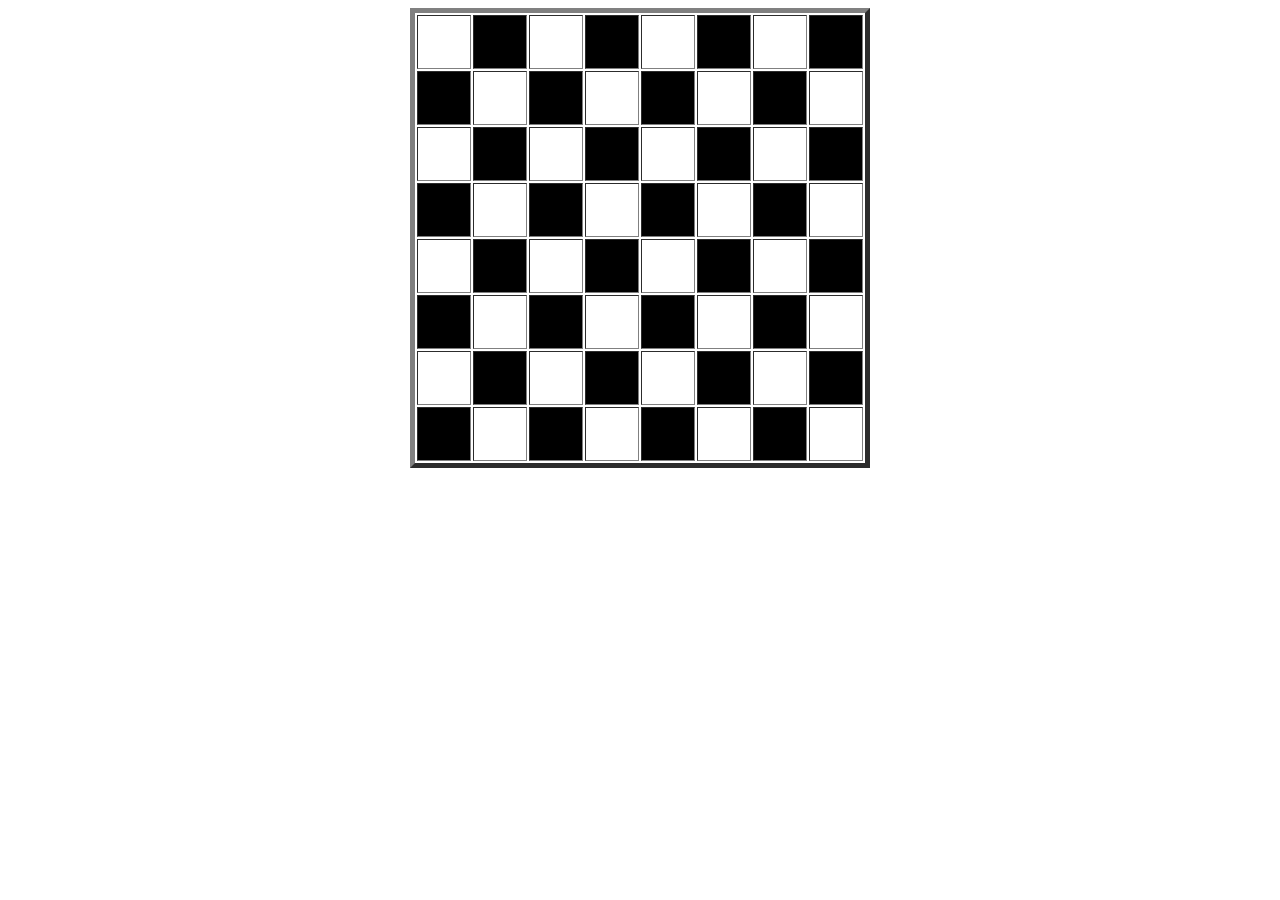
<file: chessboard/index.html>
<!DOCTYPE html>
<html lang="en">
<head>
    <meta charset="UTF-8">
    <meta name="viewport" content="width=device-width, initial-scale=1.0">
    <title>CHESSBOAD</title>

</head>
<body>
    <table border="5" align="center">
        <tr>
            <th  bgcolor="white" height="50px" width="50px" ></th>
             <th  bgcolor="black" height="50px" width="50px" ></th>
              <th  bgcolor="white" height="50px" width="50px" ></th>
               <th  bgcolor="black" height="50px" width="50px" ></th>
                 <th  bgcolor="white" height="50px" width="50px" ></th>
             <th  bgcolor="black" height="50px" width="50px" ></th>
              <th  bgcolor="white" height="50px" width="50px" ></th>
               <th  bgcolor="black" height="50px" width="50px" ></th>

        </tr>
        <tr>
            <th  bgcolor="black" height="50px" width="50px" ></th>
             <th  bgcolor="white" height="50px" width="50px" ></th>
              <th  bgcolor="black" height="50px" width="50px" ></th>
               <th  bgcolor="white" height="50px" width="50px" ></th>
                 <th  bgcolor="black" height="50px" width="50px" ></th>
             <th  bgcolor="white" height="50px" width="50px" ></th>
              <th  bgcolor="black" height="50px" width="50px" ></th>
               <th  bgcolor="white" height="50px" width="50px" ></th>

        </tr>
         <tr>
            <th  bgcolor="white" height="50px" width="50px" ></th>
             <th  bgcolor="black" height="50px" width="50px" ></th>
              <th  bgcolor="white" height="50px" width="50px" ></th>
               <th  bgcolor="black" height="50px" width="50px" ></th>
                 <th  bgcolor="white" height="50px" width="50px" ></th>
             <th  bgcolor="black" height="50px" width="50px" ></th>
              <th  bgcolor="white" height="50px" width="50px" ></th>
               <th  bgcolor="black" height="50px" width="50px" ></th>

        </tr>
         <tr>
            <th  bgcolor="black" height="50px" width="50px" ></th>
             <th  bgcolor="white" height="50px" width="50px" ></th>
              <th  bgcolor="black" height="50px" width="50px" ></th>
               <th  bgcolor="white" height="50px" width="50px" ></th>
                 <th  bgcolor="black" height="50px" width="50px" ></th>
             <th  bgcolor="white" height="50px" width="50px" ></th>
              <th  bgcolor="black" height="50px" width="50px" ></th>
               <th  bgcolor="white" height="50px" width="50px" ></th>

        </tr>
         <tr>
            <th  bgcolor="white" height="50px" width="50px" ></th>
             <th  bgcolor="black" height="50px" width="50px" ></th>
              <th  bgcolor="white" height="50px" width="50px" ></th>
               <th  bgcolor="black" height="50px" width="50px" ></th>
                 <th  bgcolor="white" height="50px" width="50px" ></th>
             <th  bgcolor="black" height="50px" width="50px" ></th>
              <th  bgcolor="white" height="50px" width="50px" ></th>
               <th  bgcolor="black" height="50px" width="50px" ></th>

        </tr>
        <tr>
            <th  bgcolor="black" height="50px" width="50px" ></th>
             <th  bgcolor="white" height="50px" width="50px" ></th>
              <th  bgcolor="black" height="50px" width="50px" ></th>
               <th  bgcolor="white" height="50px" width="50px" ></th>
                 <th  bgcolor="black" height="50px" width="50px" ></th>
             <th  bgcolor="white" height="50px" width="50px" ></th>
              <th  bgcolor="black" height="50px" width="50px" ></th>
               <th  bgcolor="white" height="50px" width="50px" ></th>

        </tr>
         <tr>
            <th  bgcolor="white" height="50px" width="50px" ></th>
             <th  bgcolor="black" height="50px" width="50px" ></th>
              <th  bgcolor="white" height="50px" width="50px" ></th>
               <th  bgcolor="black" height="50px" width="50px" ></th>
                 <th  bgcolor="white" height="50px" width="50px" ></th>
             <th  bgcolor="black" height="50px" width="50px" ></th>
              <th  bgcolor="white" height="50px" width="50px" ></th>
               <th  bgcolor="black" height="50px" width="50px" ></th>

        </tr>
         <tr>
            <th  bgcolor="black" height="50px" width="50px" ></th>
             <th  bgcolor="white" height="50px" width="50px" ></th>
              <th  bgcolor="black" height="50px" width="50px" ></th>
               <th  bgcolor="white" height="50px" width="50px" ></th>
                 <th  bgcolor="black" height="50px" width="50px" ></th>
             <th  bgcolor="white" height="50px" width="50px" ></th>
              <th  bgcolor="black" height="50px" width="50px" ></th>
               <th  bgcolor="white" height="50px" width="50px" ></th>

        </tr>
    </table>
    
</body>
</html>
</file>
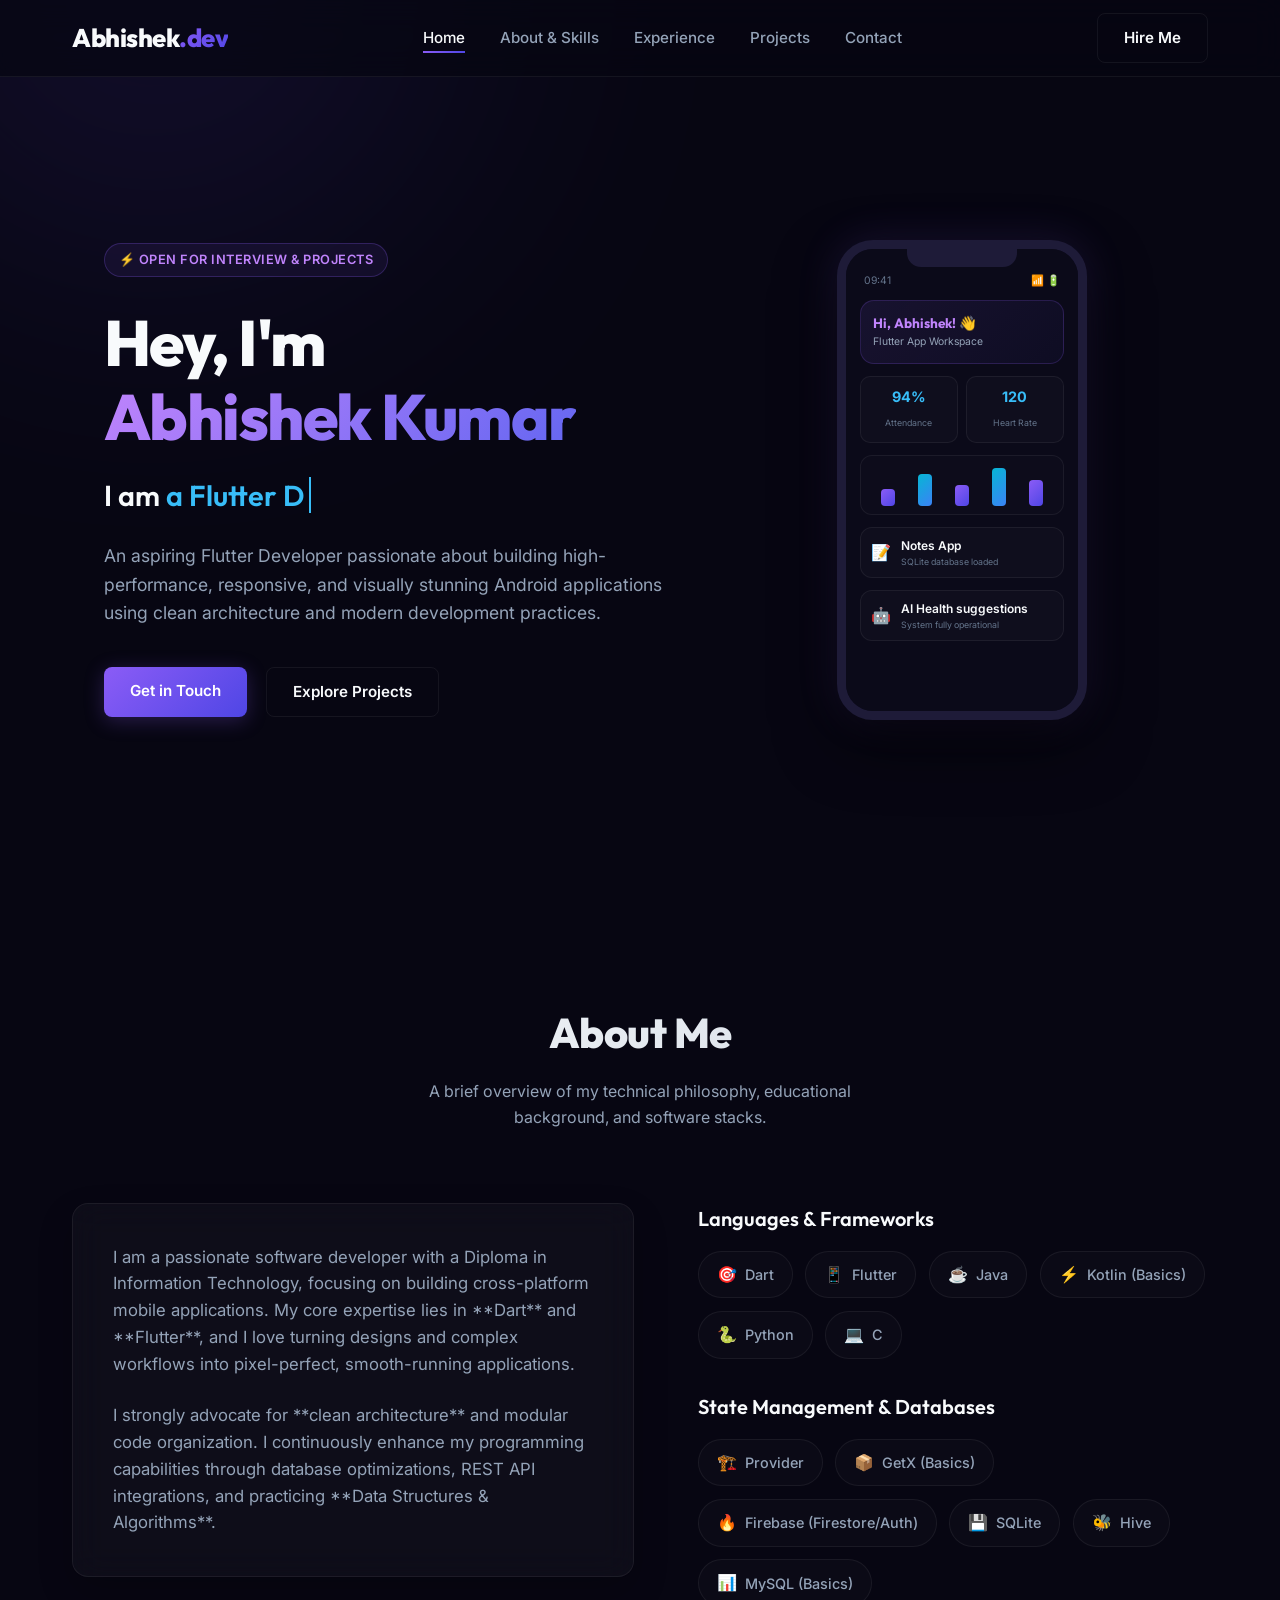
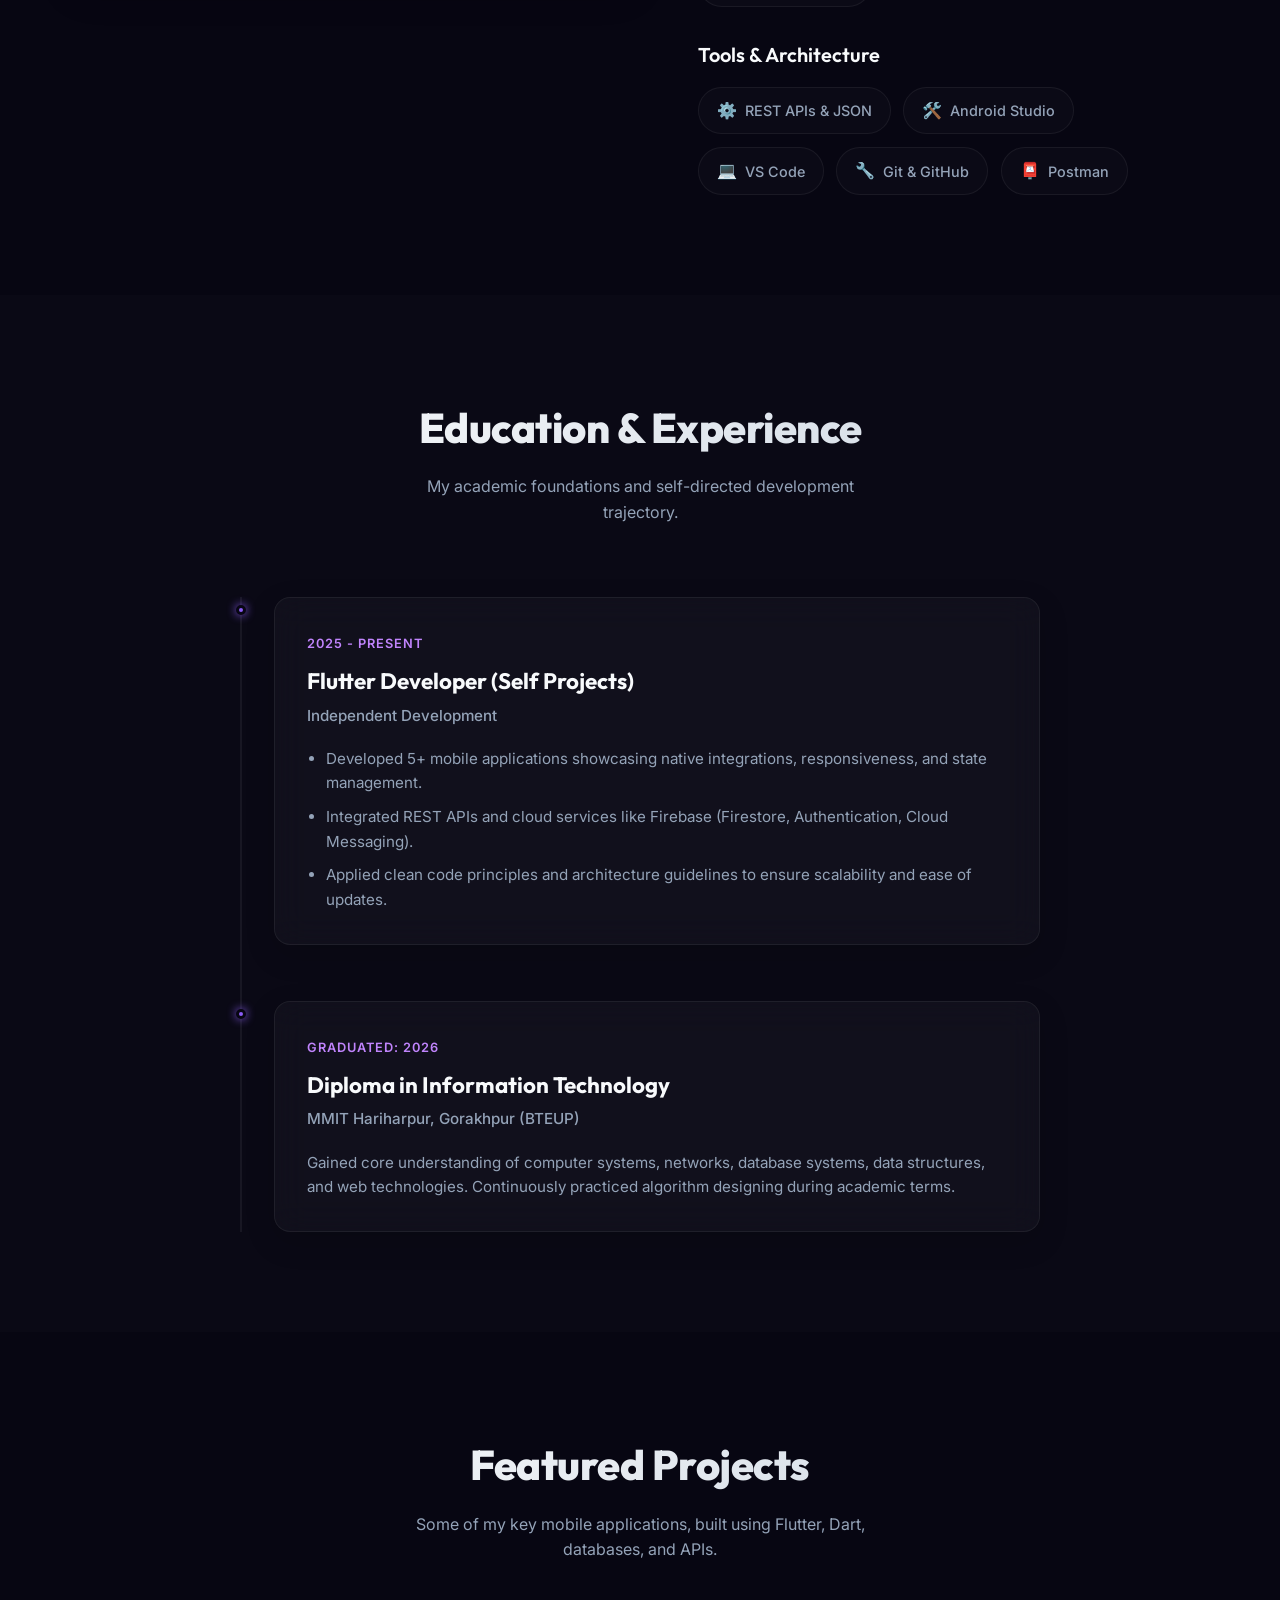
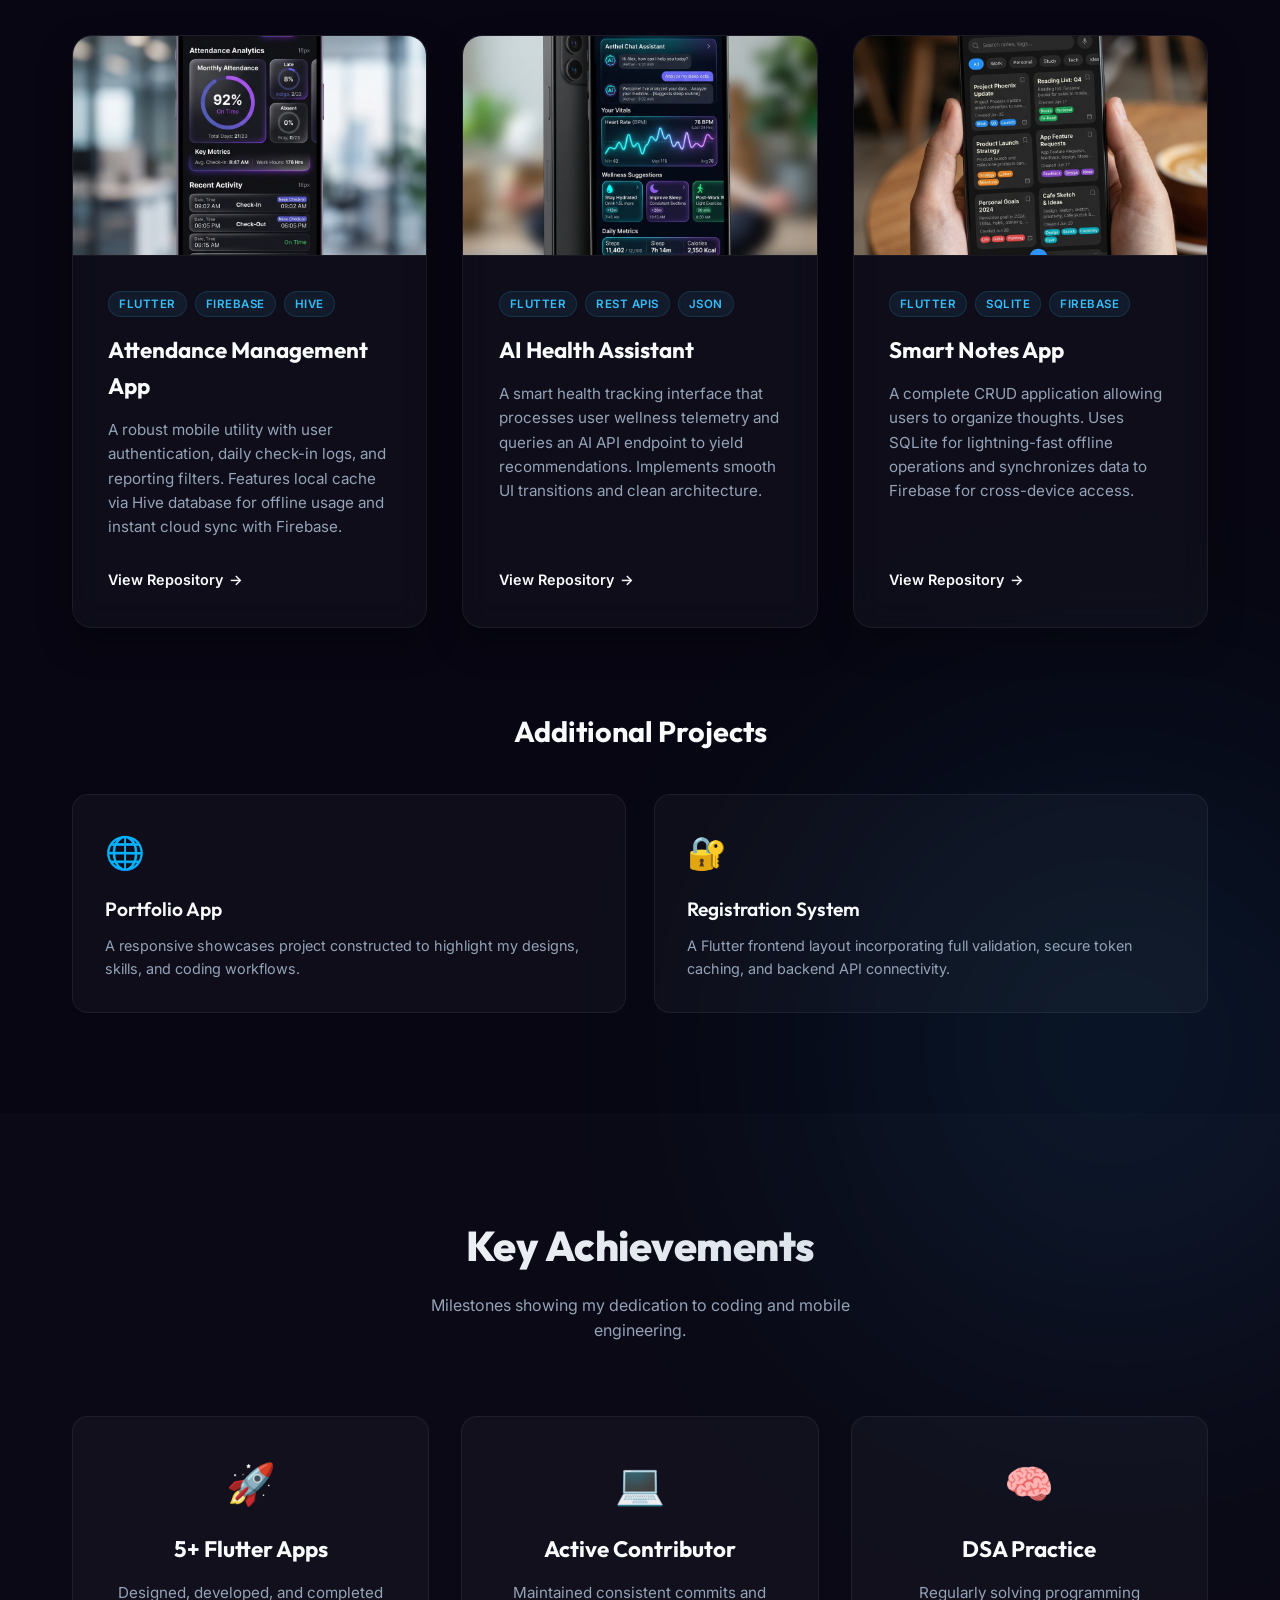
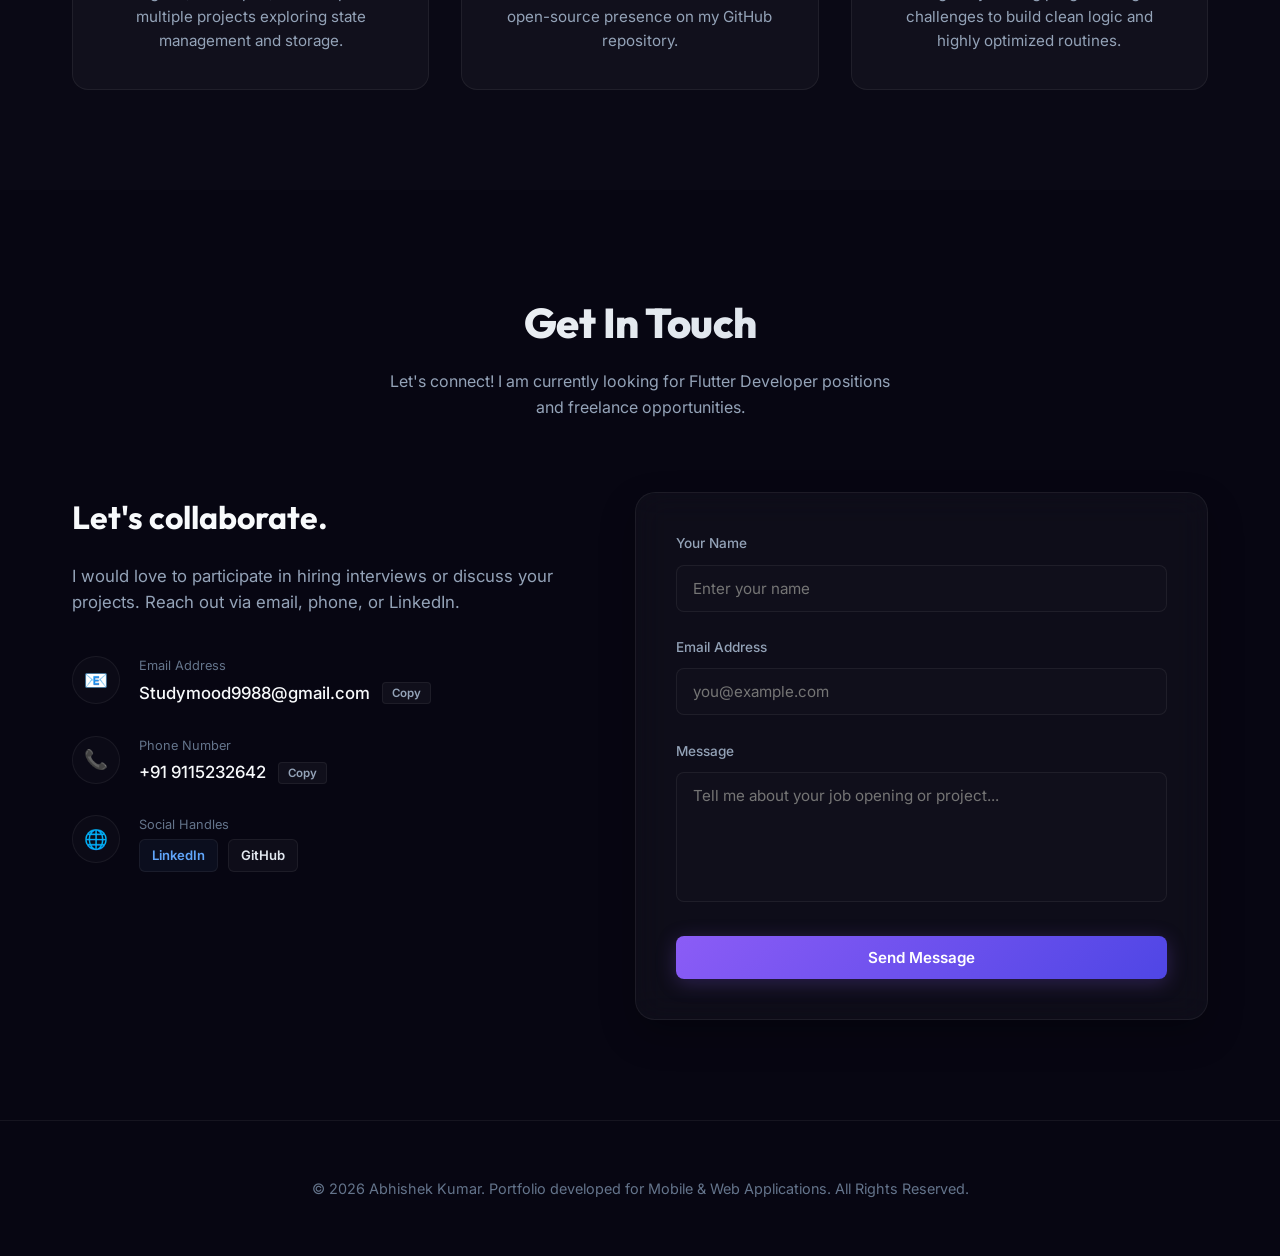
<file: my-first_proj/index.html>
<!DOCTYPE html>
<html lang="en">
<head>
    <meta charset="UTF-8">
    <meta name="viewport" content="width=device-width, initial-scale=1.0">
    <title>Abhishek Kumar | Portfolio - Flutter Developer</title>
    <meta name="description" content="Professional portfolio of Abhishek Kumar, an aspiring Flutter Developer specializing in Dart, Firebase, clean mobile UI design, and SQLite/Hive databases.">
    <link rel="stylesheet" href="style.css">
</head>
<body>

    <!-- Sticky Header -->
    <header class="header" id="main-header">
        <div class="container nav">
            <a href="#" class="logo" id="site-logo">Abhishek<span>.dev</span></a>
            <ul class="nav-list" id="nav-menu">
                <li><a href="#" class="nav-link active" id="nav-home">Home</a></li>
                <li><a href="#about" class="nav-link" id="nav-about">About & Skills</a></li>
                <li><a href="#experience" class="nav-link" id="nav-experience">Experience</a></li>
                <li><a href="#projects" class="nav-link" id="nav-projects">Projects</a></li>
                <li><a href="#contact" class="nav-link" id="nav-contact">Contact</a></li>
            </ul>
            <a href="mailto:Studymood9988@gmail.com" class="btn btn-secondary nav-btn" id="nav-cta-btn">Hire Me</a>
        </div>
    </header>

    <!-- Hero Section -->
    <section class="hero" id="home">
        <div class="container hero-grid">
            <div class="hero-content">
                <span class="hero-tag" id="availability-tag">⚡ Open for Interview & Projects</span>
                <h1 class="hero-title" id="main-title">
                    Hey, I'm <br><span class="highlight">Abhishek Kumar</span>
                </h1>
                <h2 class="hero-subtitle">
                    I am <span id="typing-text">a Flutter Developer.</span>
                </h2>
                <p class="hero-desc">
                    An aspiring Flutter Developer passionate about building high-performance, responsive, and visually stunning Android applications using clean architecture and modern development practices.
                </p>
                <div class="hero-buttons">
                    <a href="#contact" class="btn btn-primary" id="hero-btn-contact">Get in Touch</a>
                    <a href="#projects" class="btn btn-secondary" id="hero-btn-projects">Explore Projects</a>
                </div>
            </div>
            
            <!-- Pure CSS Interactive Mobile Phone Mockup -->
            <div class="hero-visual-wrapper">
                <div class="hero-visual" id="interactive-phone">
                    <div class="phone-frame">
                        <div class="phone-notch"></div>
                        <div class="phone-screen">
                            <div class="phone-status-bar">
                                <span class="phone-time">09:41</span>
                                <div class="phone-status-icons">📶 🔋</div>
                            </div>
                            <div class="phone-app-content">
                                <div class="app-card-greetings">
                                    <h4>Hi, Abhishek! 👋</h4>
                                    <p>Flutter App Workspace</p>
                                </div>
                                <div class="app-card-stats">
                                    <div class="stat-item">
                                        <span class="stat-val">94%</span>
                                        <span class="stat-lbl">Attendance</span>
                                    </div>
                                    <div class="stat-item">
                                        <span class="stat-val">120</span>
                                        <span class="stat-lbl">Heart Rate</span>
                                    </div>
                                </div>
                                <div class="app-chart-placeholder">
                                    <div class="bar bar-1"></div>
                                    <div class="bar bar-2"></div>
                                    <div class="bar bar-3"></div>
                                    <div class="bar bar-4"></div>
                                    <div class="bar bar-5"></div>
                                </div>
                                <div class="app-list-item">
                                    <span class="app-list-icon">📝</span>
                                    <div class="app-list-text">
                                        <h5>Notes App</h5>
                                        <p>SQLite database loaded</p>
                                    </div>
                                </div>
                                <div class="app-list-item">
                                    <span class="app-list-icon">🤖</span>
                                    <div class="app-list-text">
                                        <h5>AI Health suggestions</h5>
                                        <p>System fully operational</p>
                                    </div>
                                </div>
                            </div>
                        </div>
                    </div>
                </div>
            </div>
        </div>
    </section>

    <!-- About & Skills Section -->
    <section class="section" id="about">
        <div class="container">
            <div class="section-header">
                <h2 class="section-title" id="about-title">About Me</h2>
                <p class="section-subtitle">A brief overview of my technical philosophy, educational background, and software stacks.</p>
            </div>
            
            <div class="about-grid">
                <div class="about-card" id="about-details-card">
                    <div class="about-text">
                        <p>
                            I am a passionate software developer with a Diploma in Information Technology, focusing on building cross-platform mobile applications. My core expertise lies in **Dart** and **Flutter**, and I love turning designs and complex workflows into pixel-perfect, smooth-running applications.
                        </p>
                        <p>
                            I strongly advocate for **clean architecture** and modular code organization. I continuously enhance my programming capabilities through database optimizations, REST API integrations, and practicing **Data Structures & Algorithms**.
                        </p>
                    </div>
                </div>
                
                <div class="skills-container" id="skills-catalog">
                    <div>
                        <h3 class="skill-category-title">Languages & Frameworks</h3>
                        <div class="skill-badges">
                            <span class="skill-badge"><span class="badge-icon">🎯</span> Dart</span>
                            <span class="skill-badge"><span class="badge-icon">📱</span> Flutter</span>
                            <span class="skill-badge"><span class="badge-icon">☕</span> Java</span>
                            <span class="skill-badge"><span class="badge-icon">⚡</span> Kotlin (Basics)</span>
                            <span class="skill-badge"><span class="badge-icon">🐍</span> Python</span>
                            <span class="skill-badge"><span class="badge-icon">💻</span> C</span>
                        </div>
                    </div>
                    <div>
                        <h3 class="skill-category-title">State Management & Databases</h3>
                        <div class="skill-badges">
                            <span class="skill-badge"><span class="badge-icon">🏗️</span> Provider</span>
                            <span class="skill-badge"><span class="badge-icon">📦</span> GetX (Basics)</span>
                            <span class="skill-badge"><span class="badge-icon">🔥</span> Firebase (Firestore/Auth)</span>
                            <span class="skill-badge"><span class="badge-icon">💾</span> SQLite</span>
                            <span class="skill-badge"><span class="badge-icon">🐝</span> Hive</span>
                            <span class="skill-badge"><span class="badge-icon">📊</span> MySQL (Basics)</span>
                        </div>
                    </div>
                    <div>
                        <h3 class="skill-category-title">Tools & Architecture</h3>
                        <div class="skill-badges">
                            <span class="skill-badge"><span class="badge-icon">⚙️</span> REST APIs & JSON</span>
                            <span class="skill-badge"><span class="badge-icon">🛠️</span> Android Studio</span>
                            <span class="skill-badge"><span class="badge-icon">💻</span> VS Code</span>
                            <span class="skill-badge"><span class="badge-icon">🔧</span> Git & GitHub</span>
                            <span class="skill-badge"><span class="badge-icon">📮</span> Postman</span>
                        </div>
                    </div>
                </div>
            </div>
        </div>
    </section>

    <!-- Experience & Education Section -->
    <section class="section" id="experience" style="background: rgba(255, 255, 255, 0.01);">
        <div class="container">
            <div class="section-header">
                <h2 class="section-title">Education & Experience</h2>
                <p class="section-subtitle">My academic foundations and self-directed development trajectory.</p>
            </div>
            
            <div class="timeline-container">
                <!-- Experience Card -->
                <div class="timeline-card" id="exp-card">
                    <div class="timeline-marker"></div>
                    <div class="timeline-content">
                        <span class="timeline-date">2025 - Present</span>
                        <h3 class="timeline-title">Flutter Developer (Self Projects)</h3>
                        <h4 class="timeline-subtitle">Independent Development</h4>
                        <ul class="timeline-list">
                            <li>Developed 5+ mobile applications showcasing native integrations, responsiveness, and state management.</li>
                            <li>Integrated REST APIs and cloud services like Firebase (Firestore, Authentication, Cloud Messaging).</li>
                            <li>Applied clean code principles and architecture guidelines to ensure scalability and ease of updates.</li>
                        </ul>
                    </div>
                </div>
                
                <!-- Education Card -->
                <div class="timeline-card" id="edu-card">
                    <div class="timeline-marker"></div>
                    <div class="timeline-content">
                        <span class="timeline-date">Graduated: 2026</span>
                        <h3 class="timeline-title">Diploma in Information Technology</h3>
                        <h4 class="timeline-subtitle">MMIT Hariharpur, Gorakhpur (BTEUP)</h4>
                        <p class="timeline-desc">
                            Gained core understanding of computer systems, networks, database systems, data structures, and web technologies. Continuously practiced algorithm designing during academic terms.
                        </p>
                    </div>
                </div>
            </div>
        </div>
    </section>

    <!-- Projects Section -->
    <section class="section" id="projects">
        <div class="container">
            <div class="section-header">
                <h2 class="section-title">Featured Projects</h2>
                <p class="section-subtitle">Some of my key mobile applications, built using Flutter, Dart, databases, and APIs.</p>
            </div>
            
            <div class="projects-grid">
                <!-- Project 1: Attendance Management App -->
                <article class="project-card" id="project-attendance">
                    <div class="project-img-container">
                        <img src="images/attendance_app.png" alt="Attendance Management App Screenshot" class="project-img">
                    </div>
                    <div class="project-info">
                        <div class="project-tags">
                            <span class="project-tag">Flutter</span>
                            <span class="project-tag">Firebase</span>
                            <span class="project-tag">Hive</span>
                        </div>
                        <h3 class="project-title">Attendance Management App</h3>
                        <p class="project-desc">A robust mobile utility with user authentication, daily check-in logs, and reporting filters. Features local cache via Hive database for offline usage and instant cloud sync with Firebase.</p>
                        <a href="https://github.com/StudyMood/data-structures-algo" target="_blank" rel="noopener" class="project-link">View Repository <span>→</span></a>
                    </div>
                </article>
                
                <!-- Project 2: AI Health Assistant -->
                <article class="project-card" id="project-health">
                    <div class="project-img-container">
                        <img src="images/health_assistant.png" alt="AI Health Assistant Screenshot" class="project-img">
                    </div>
                    <div class="project-info">
                        <div class="project-tags">
                            <span class="project-tag">Flutter</span>
                            <span class="project-tag">REST APIs</span>
                            <span class="project-tag">JSON</span>
                        </div>
                        <h3 class="project-title">AI Health Assistant</h3>
                        <p class="project-desc">A smart health tracking interface that processes user wellness telemetry and queries an AI API endpoint to yield recommendations. Implements smooth UI transitions and clean architecture.</p>
                        <a href="https://github.com/StudyMood/data-structures-algo" target="_blank" rel="noopener" class="project-link">View Repository <span>→</span></a>
                    </div>
                </article>
                
                <!-- Project 3: Notes App -->
                <article class="project-card" id="project-notes">
                    <div class="project-img-container">
                        <img src="images/notes_app.png" alt="Notes App Screenshot" class="project-img">
                    </div>
                    <div class="project-info">
                        <div class="project-tags">
                            <span class="project-tag">Flutter</span>
                            <span class="project-tag">SQLite</span>
                            <span class="project-tag">Firebase</span>
                        </div>
                        <h3 class="project-title">Smart Notes App</h3>
                        <p class="project-desc">A complete CRUD application allowing users to organize thoughts. Uses SQLite for lightning-fast offline operations and synchronizes data to Firebase for cross-device access.</p>
                        <a href="https://github.com/StudyMood/data-structures-algo" target="_blank" rel="noopener" class="project-link">View Repository <span>→</span></a>
                    </div>
                </article>
            </div>
            
            <!-- Secondary Projects Grid -->
            <div class="secondary-projects-header">
                <h3>Additional Projects</h3>
            </div>
            <div class="secondary-projects-grid">
                <div class="secondary-project-card" id="project-portfolio">
                    <div class="sec-project-icon">🌐</div>
                    <h4>Portfolio App</h4>
                    <p>A responsive showcases project constructed to highlight my designs, skills, and coding workflows.</p>
                </div>
                <div class="secondary-project-card" id="project-registration">
                    <div class="sec-project-icon">🔐</div>
                    <h4>Registration System</h4>
                    <p>A Flutter frontend layout incorporating full validation, secure token caching, and backend API connectivity.</p>
                </div>
            </div>
        </div>
    </section>

    <!-- Achievements Section -->
    <section class="section" id="achievements" style="background: rgba(255, 255, 255, 0.01);">
        <div class="container">
            <div class="section-header">
                <h2 class="section-title">Key Achievements</h2>
                <p class="section-subtitle">Milestones showing my dedication to coding and mobile engineering.</p>
            </div>
            <div class="achievements-grid">
                <div class="achievement-card">
                    <div class="achievement-icon">🚀</div>
                    <h3>5+ Flutter Apps</h3>
                    <p>Designed, developed, and completed multiple projects exploring state management and storage.</p>
                </div>
                <div class="achievement-card">
                    <div class="achievement-icon">💻</div>
                    <h3>Active Contributor</h3>
                    <p>Maintained consistent commits and open-source presence on my GitHub repository.</p>
                </div>
                <div class="achievement-card">
                    <div class="achievement-icon">🧠</div>
                    <h3>DSA Practice</h3>
                    <p>Regularly solving programming challenges to build clean logic and highly optimized routines.</p>
                </div>
            </div>
        </div>
    </section>

    <!-- Contact Section -->
    <section class="section" id="contact">
        <div class="container">
            <div class="section-header">
                <h2 class="section-title">Get In Touch</h2>
                <p class="section-subtitle">Let's connect! I am currently looking for Flutter Developer positions and freelance opportunities.</p>
            </div>
            
            <div class="contact-grid">
                <div class="contact-info-panel">
                    <h3>Let's collaborate.</h3>
                    <p>I would love to participate in hiring interviews or discuss your projects. Reach out via email, phone, or LinkedIn.</p>
                    
                    <div class="contact-details">
                        <!-- Email Contact -->
                        <div class="contact-item" id="contact-email-container">
                            <div class="contact-icon">📧</div>
                            <div class="contact-text-box">
                                <div class="contact-label">Email Address</div>
                                <div class="contact-value-row">
                                    <span class="contact-value" id="contact-email">Studymood9988@gmail.com</span>
                                    <button class="copy-btn" data-copy="Studymood9988@gmail.com" title="Copy to Clipboard">Copy</button>
                                </div>
                            </div>
                        </div>
                        
                        <!-- Phone Contact -->
                        <div class="contact-item" id="contact-phone-container">
                            <div class="contact-icon">📞</div>
                            <div class="contact-text-box">
                                <div class="contact-label">Phone Number</div>
                                <div class="contact-value-row">
                                    <span class="contact-value" id="contact-phone">+91 9115232642</span>
                                    <button class="copy-btn" data-copy="+91 9115232642" title="Copy to Clipboard">Copy</button>
                                </div>
                            </div>
                        </div>

                        <!-- Social Media -->
                        <div class="contact-item" id="contact-socials-container">
                            <div class="contact-icon">🌐</div>
                            <div class="contact-text-box">
                                <div class="contact-label">Social Handles</div>
                                <div class="social-links-row">
                                    <a href="https://linkedin.com/in/abhishek-kumar-a029362a7" target="_blank" rel="noopener" class="social-badge linkedin">LinkedIn</a>
                                    <a href="https://github.com/StudyMood" target="_blank" rel="noopener" class="social-badge github">GitHub</a>
                                </div>
                            </div>
                        </div>
                    </div>
                </div>
                
                <div class="contact-form-panel">
                    <form id="contact-form">
                        <div class="form-group">
                            <label for="name" class="form-label">Your Name</label>
                            <input type="text" id="name" name="name" class="form-input" placeholder="Enter your name" required>
                        </div>
                        <div class="form-group">
                            <label for="email" class="form-label">Email Address</label>
                            <input type="email" id="email" name="email" class="form-input" placeholder="you@example.com" required>
                        </div>
                        <div class="form-group">
                            <label for="message" class="form-label">Message</label>
                            <textarea id="message" name="message" class="form-input" placeholder="Tell me about your job opening or project..." required></textarea>
                        </div>
                        <button type="submit" class="btn btn-primary" style="width: 100%;" id="form-submit-btn">Send Message</button>
                        <div id="form-status" class="form-status"></div>
                    </form>
                </div>
            </div>
        </div>
    </section>

    <!-- Footer -->
    <footer class="footer">
        <div class="container">
            <p class="footer-text">© 2026 Abhishek Kumar. Portfolio developed for Mobile & Web Applications. All Rights Reserved.</p>
        </div>
    </footer>

    <script src="script.js"></script>
</body>
</html>
</file>
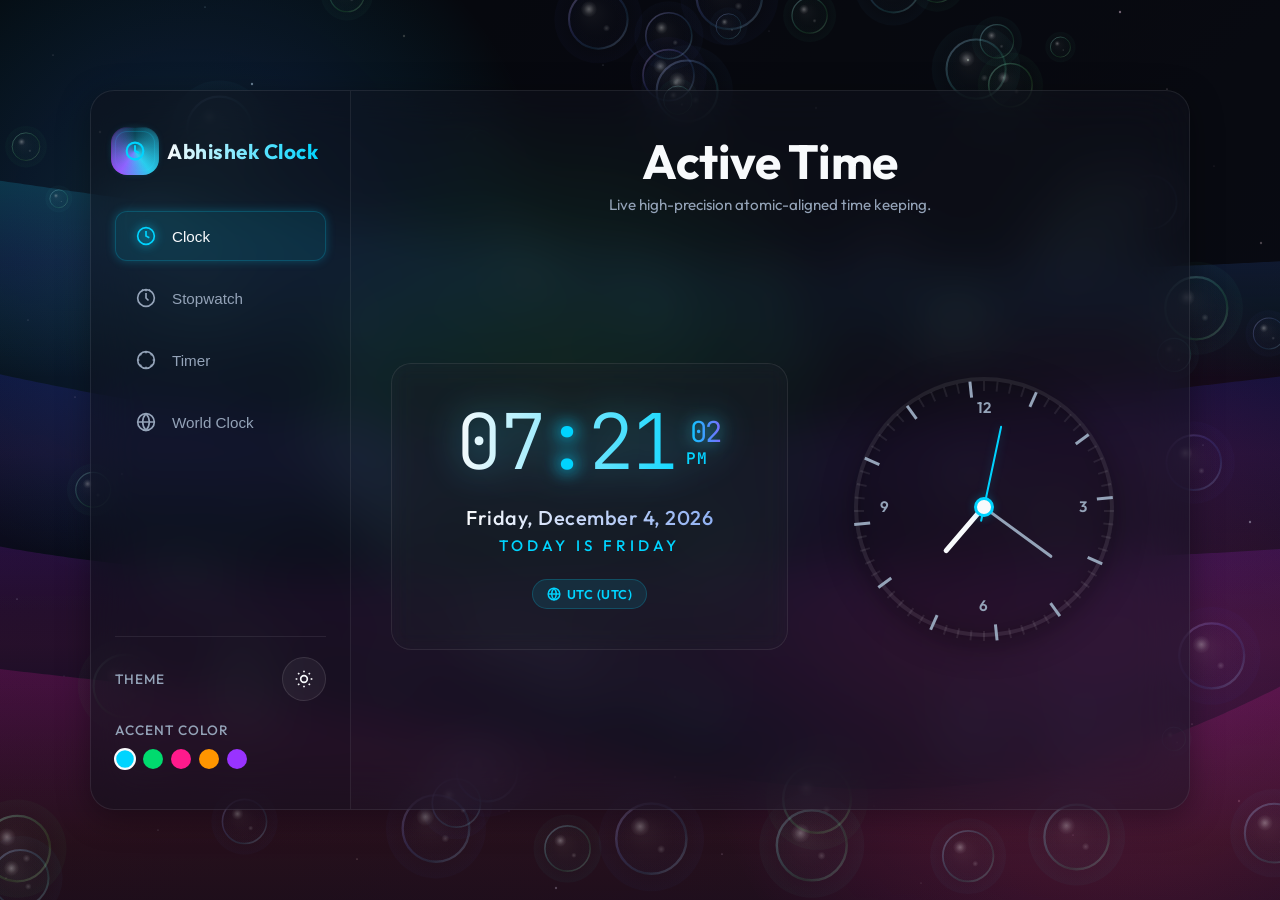
<file: clock_/web_legacy/index.html>
<!DOCTYPE html>
<html lang="en">

<head>
  <meta charset="UTF-8">
  <meta name="viewport" content="width=device-width, initial-scale=1.0">
  <title>Abhishek -Modern Clock & Time Suite</title>
  <meta name="description"
    content="A premium, glassmorphic suite featuring Digital/Analog Clocks, Stopwatch, Countdown Timer, and World Clock with responsive widgets and dynamic ambient styling.">
  <link rel="stylesheet" href="style.css">
</head>

<body>

  <!-- Cinematic Animated Video-Like Background Canvas -->
  <canvas id="bg-canvas"></canvas>

  <!-- Dynamic Animated Ambient Background Blobs (kept for accent color sync) -->
  <div class="bg-blobs" style="opacity:0;">
    <div class="blob blob-1" id="blob-1"></div>
    <div class="blob blob-2" id="blob-2"></div>
    <div class="blob blob-3" id="blob-3"></div>
  </div>

  <!-- Main Glassmorphic Application Wrapper -->
  <div class="app-container">

    <!-- Sidebar Navigation -->
    <aside class="sidebar">
      <div>
        <div class="logo-section">
          <div class="logo-icon">
            <svg xmlns="http://www.w3.org/2000/svg" width="20" height="20" viewBox="0 0 24 24" fill="none"
              stroke="currentColor" stroke-width="2.5" stroke-linecap="round" stroke-linejoin="round">
              <circle cx="12" cy="12" r="10"></circle>
              <polyline points="12 6 12 12 16 14"></polyline>
            </svg>
          </div>
          <span class="logo-text">Abhishek Clock</span>
        </div>

        <nav class="nav-menu">
          <button class="nav-item active" data-tab="clock-tab">
            <svg xmlns="http://www.w3.org/2000/svg" viewBox="0 0 24 24" fill="none" stroke="currentColor">
              <circle cx="12" cy="12" r="10"></circle>
              <polyline points="12 6 12 12 16 14"></polyline>
            </svg>
            <span>Clock</span>
          </button>

          <button class="nav-item" data-tab="stopwatch-tab">
            <svg xmlns="http://www.w3.org/2000/svg" viewBox="0 0 24 24" fill="none" stroke="currentColor">
              <circle cx="12" cy="12" r="10"></circle>
              <polyline points="12 6 12 12 15 15"></polyline>
              <path d="M12 2v2"></path>
              <path d="M17 2l-1.5 1.5"></path>
              <path d="M7 2l1.5 1.5"></path>
            </svg>
            <span>Stopwatch</span>
          </button>

          <button class="nav-item" data-tab="timer-tab">
            <svg xmlns="http://www.w3.org/2000/svg" viewBox="0 0 24 24" fill="none" stroke="currentColor">
              <circle cx="12" cy="12" r="10"></circle>
              <path d="M12 2v2"></path>
              <path d="M12 20v2"></path>
              <path d="M4.93 4.93l1.41 1.41"></path>
              <path d="M17.66 17.66l1.41 1.41"></path>
              <path d="M2 12h2"></path>
              <path d="M20 12h2"></path>
              <path d="M6.34 17.66l-1.41 1.41"></path>
              <path d="M19.07 4.93l-1.41 1.41"></path>
            </svg>
            <span>Timer</span>
          </button>

          <button class="nav-item" data-tab="world-tab">
            <svg xmlns="http://www.w3.org/2000/svg" viewBox="0 0 24 24" fill="none" stroke="currentColor">
              <circle cx="12" cy="12" r="10"></circle>
              <path d="M12 2a14.5 14.5 0 0 0 0 20 14.5 14.5 0 0 0 0-20"></path>
              <path d="M2 12h20"></path>
            </svg>
            <span>World Clock</span>
          </button>
        </nav>
      </div>

      <!-- Settings & Customization Drawer -->
      <div class="settings-section">
        <!-- Theme Switcher -->
        <div class="theme-toggle-container">
          <span class="setting-label">Theme</span>
          <button class="theme-toggle-btn" id="theme-toggle-btn" title="Toggle Theme">
            <!-- Sun Icon (Default in Dark Mode, to switch to Light) -->
            <svg id="theme-sun-icon" xmlns="http://www.w3.org/2000/svg" viewBox="0 0 24 24" fill="none"
              stroke="currentColor">
              <circle cx="12" cy="12" r="4"></circle>
              <path d="M12 2v2"></path>
              <path d="M12 20v2"></path>
              <path d="M4.93 4.93l1.41 1.41"></path>
              <path d="M17.66 17.66l1.41 1.41"></path>
              <path d="M2 12h2"></path>
              <path d="M20 12h2"></path>
              <path d="M6.34 17.66l-1.41 1.41"></path>
              <path d="M19.07 4.93l-1.41 1.41"></path>
            </svg>
            <!-- Moon Icon (Hidden, shown in Light Mode) -->
            <svg id="theme-moon-icon" style="display:none;" xmlns="http://www.w3.org/2000/svg" viewBox="0 0 24 24"
              fill="none" stroke="currentColor">
              <path d="M12 3a6 6 0 0 0 9 9 9 9 0 1 1-9-9Z"></path>
            </svg>
          </button>
        </div>

        <!-- Custom Ambient Accent Color -->
        <div>
          <span class="setting-label" style="display:block; margin-bottom: 10px;">Accent Color</span>
          <div class="accent-colors">
            <div class="accent-dot accent-cyan active" data-hue="190"></div>
            <div class="accent-dot accent-emerald" data-hue="150"></div>
            <div class="accent-dot accent-pink" data-hue="330"></div>
            <div class="accent-dot accent-amber" data-hue="35"></div>
            <div class="accent-dot accent-purple" data-hue="270"></div>
          </div>
        </div>
      </div>
    </aside>

    <!-- Main Viewport Content -->
    <main class="main-viewport">

      <!-- ==========================================
           TAB 1: TIME DISPLAY & ANALOG CLOCK
           ========================================== -->
      <section class="tab-content active" id="clock-tab">
        <div class="view-header">
          <h1 class="view-title">Active Time</h1>
          <p class="view-subtitle">Live high-precision atomic-aligned time keeping.</p>
        </div>

        <div class="clock-grid">
          <!-- Digital Clock Card -->
          <div class="digital-clock-card">
            <div class="time-display">
              <span class="time-part" id="hours">00</span>
              <span class="time-colon">:</span>
              <span class="time-part" id="minutes">00</span>
              <div class="ampm-sec-container">
                <span class="seconds-display" id="seconds">00</span>
                <span class="ampm-display" id="ampm">AM</span>
              </div>
            </div>

            <div class="date-display" id="full-date">Friday, July 17, 2026</div>
            <div class="day-display" id="day-of-week">Today is Friday</div>

            <div class="timezone-badge">
              <svg xmlns="http://www.w3.org/2000/svg" width="14" height="14" viewBox="0 0 24 24" fill="none"
                stroke="currentColor" stroke-width="2.5">
                <circle cx="12" cy="12" r="10"></circle>
                <path d="M12 2a14.5 14.5 0 0 0 0 20 14.5 14.5 0 0 0 0-20"></path>
                <path d="M2 12h20"></path>
              </svg>
              <span id="local-timezone">GMT+05:30 (India Standard Time)</span>
            </div>
          </div>

          <!-- Analog Clock Widget -->
          <div class="analog-clock-container">
            <div class="analog-clock">
              <!-- Dial Ticks (Dynamic Generation via JS) -->
              <div class="clock-markers" id="clock-markers"></div>

              <!-- Numbers -->
              <div class="clock-numbers">
                <span class="clock-number number-12">12</span>
                <span class="clock-number number-3">3</span>
                <span class="clock-number number-6">6</span>
                <span class="clock-number number-9">9</span>
              </div>

              <!-- Hands -->
              <div class="clock-hands">
                <div class="hand hour-hand" id="analog-hour"></div>
                <div class="hand minute-hand" id="analog-minute"></div>
                <div class="hand second-hand" id="analog-second"></div>
              </div>
            </div>
          </div>
        </div>
      </section>

      <!-- ==========================================
           TAB 2: STOPWATCH
           ========================================== -->
      <section class="tab-content" id="stopwatch-tab">
        <div class="view-header">
          <h1 class="view-title">Precision Stopwatch</h1>
          <p class="view-subtitle">High-fidelity millisecond interval tracking.</p>
        </div>

        <div class="stopwatch-container">
          <div class="stopwatch-display-card">
            <div class="stopwatch-time">
              <span class="sw-time-part" id="sw-hours">00</span>
              <span class="sw-colon">:</span>
              <span class="sw-time-part" id="sw-minutes">00</span>
              <span class="sw-colon">:</span>
              <span class="sw-time-part" id="sw-seconds">00</span>
              <span class="stopwatch-ms" id="sw-ms">.00</span>
            </div>

            <div class="control-btn-group">
              <button class="btn btn-primary" id="sw-btn-start">
                <svg xmlns="http://www.w3.org/2000/svg" viewBox="0 0 24 24" fill="currentColor">
                  <polygon points="5 3 19 12 5 21 5 3"></polygon>
                </svg>
                <span>Start</span>
              </button>

              <button class="btn" id="sw-btn-lap" disabled>
                <svg xmlns="http://www.w3.org/2000/svg" viewBox="0 0 24 24" fill="none" stroke="currentColor">
                  <path d="M4 15s1-1 4-1 5 2 8 2 4-1 4-1V3s-1 1-4 1-5-2-8-2-4 1-4 1z"></path>
                  <line x1="4" y1="22" x2="4" y2="15"></line>
                </svg>
                <span>Lap</span>
              </button>

              <button class="btn btn-danger" id="sw-btn-reset" disabled>
                <svg xmlns="http://www.w3.org/2000/svg" viewBox="0 0 24 24" fill="none" stroke="currentColor">
                  <path d="M3 12a9 9 0 1 0 9-9 9.75 9.75 0 0 0-6.74 2.74L3 8"></path>
                  <polyline points="3 3 3 8 8 8"></polyline>
                </svg>
                <span>Reset</span>
              </button>
            </div>
          </div>

          <!-- Laps View List -->
          <div class="laps-container" id="laps-container" style="display: none;">
            <ul class="laps-list" id="laps-list">
              <!-- Lap items injected dynamically -->
            </ul>
          </div>
        </div>
      </section>

      <!-- ==========================================
           TAB 3: COUNTDOWN TIMER
           ========================================== -->
      <section class="tab-content" id="timer-tab">
        <div class="view-header">
          <h1 class="view-title">Countdown Timer</h1>
          <p class="view-subtitle">Visual radial alert-driven duration scheduler.</p>
        </div>

        <div class="timer-container">
          <!-- Circular Timer Widget -->
          <div class="timer-circle-widget" id="timer-widget-glow">
            <svg class="timer-svg">
              <circle class="timer-track-circle" cx="125" cy="125" r="110"></circle>
              <circle class="timer-progress-circle" id="timer-progress" cx="125" cy="125" r="110"
                stroke-dasharray="691.15" stroke-dashoffset="0"></circle>
            </svg>

            <div class="timer-center-content">
              <!-- Interactive Input Mode -->
              <div class="timer-input-wrapper" id="timer-input-area">
                <input type="number" class="timer-num-input" id="timer-hours" min="0" max="99" value="00"
                  placeholder="00" title="Hours">
                <span style="font-size: 1.5rem; font-weight:700;">:</span>
                <input type="number" class="timer-num-input" id="timer-minutes" min="0" max="59" value="05"
                  placeholder="05" title="Minutes">
                <span style="font-size: 1.5rem; font-weight:700;">:</span>
                <input type="number" class="timer-num-input" id="timer-seconds" min="0" max="59" value="00"
                  placeholder="00" title="Seconds">
              </div>

              <!-- Static Countdown display Mode (Hidden initially) -->
              <div class="timer-digits" id="timer-digits-display" style="display:none;">00:05:00</div>

              <span class="timer-label" id="timer-status-label">Set Time</span>
            </div>
          </div>

          <!-- Timer Presets -->
          <div class="timer-presets" id="timer-presets-row">
            <button class="preset-btn" data-sec="60">1 Min</button>
            <button class="preset-btn" data-sec="300">5 Min</button>
            <button class="preset-btn" data-sec="600">10 Min</button>
            <button class="preset-btn" data-sec="1800">30 Min</button>
          </div>

          <!-- Controls -->
          <div class="control-btn-group">
            <button class="btn btn-primary" id="timer-btn-start">
              <svg xmlns="http://www.w3.org/2000/svg" viewBox="0 0 24 24" fill="currentColor">
                <polygon points="5 3 19 12 5 21 5 3"></polygon>
              </svg>
              <span id="timer-btn-text">Start</span>
            </button>
            <button class="btn btn-danger" id="timer-btn-reset" disabled>
              <svg xmlns="http://www.w3.org/2000/svg" viewBox="0 0 24 24" fill="none" stroke="currentColor">
                <path d="M3 12a9 9 0 1 0 9-9 9.75 9.75 0 0 0-6.74 2.74L3 8"></path>
                <polyline points="3 3 3 8 8 8"></polyline>
              </svg>
              <span>Reset</span>
            </button>
          </div>
        </div>
      </section>

      <!-- ==========================================
           TAB 4: WORLD CLOCK
           ========================================== -->
      <section class="tab-content" id="world-tab">
        <div class="view-header">
          <h1 class="view-title">Global Zones</h1>
          <p class="view-subtitle">Monitor key cities and zones concurrently.</p>
        </div>

        <div class="world-clock-dashboard">
          <!-- Selection & Addition Bar -->
          <div class="world-clock-bar">
            <div class="timezone-select-wrapper">
              <select class="timezone-select" id="timezone-selector">
                <option value="" disabled selected>Choose a timezone...</option>
                <!-- Commonly requested zones -->
                <option value="America/New_York">New York (EDT/EST, GMT-4/5)</option>
                <option value="America/Los_Angeles">Los Angeles (PDT/PST, GMT-7/8)</option>
                <option value="America/Chicago">Chicago (CDT/CST, GMT-5/6)</option>
                <option value="Europe/London">London (BST/GMT, GMT+1/0)</option>
                <option value="Europe/Paris">Paris (CEST/CET, GMT+2/1)</option>
                <option value="Asia/Kolkata">Kolkata (IST, GMT+5:30)</option>
                <option value="Asia/Singapore">Singapore (SGT, GMT+8)</option>
                <option value="Asia/Tokyo">Tokyo (JST, GMT+9)</option>
                <option value="Australia/Sydney">Sydney (AEST/AEDT, GMT+10/11)</option>
                <option value="Pacific/Auckland">Auckland (NZST/NZDT, GMT+12/13)</option>
                <option value="Asia/Dubai">Dubai (GST, GMT+4)</option>
                <option value="Africa/Cairo">Cairo (EET, GMT+2)</option>
                <option value="America/Sao_Paulo">São Paulo (BRT, GMT-3)</option>
              </select>

              <button class="btn btn-primary" id="btn-add-timezone">
                <svg xmlns="http://www.w3.org/2000/svg" viewBox="0 0 24 24" fill="none" stroke="currentColor">
                  <line x1="12" y1="5" x2="12" y2="19"></line>
                  <line x1="5" y1="12" x2="19" y2="12"></line>
                </svg>
                <span>Add</span>
              </button>
            </div>
          </div>

          <!-- Active Timezone Grid -->
          <div class="world-clocks-grid" id="world-clocks-container">
            <!-- Timezone cards are dynamically appended here -->
          </div>
        </div>
      </section>

    </main>
  </div>

  <script src="script.js"></script>
</body>

</html>
</file>
<file: my-first_proj/style.css>
@import url('https://fonts.googleapis.com/css2?family=Inter:wght@300;400;500;600;700&family=Outfit:wght@300;400;500;600;700;800&display=swap');

/* --- Design Tokens --- */
:root {
    --bg-color: #070612;
    --card-bg: rgba(255, 255, 255, 0.03);
    --card-border: rgba(255, 255, 255, 0.06);
    --card-hover-border: rgba(139, 92, 246, 0.25);
    --text-primary: #f8fafc;
    --text-secondary: #94a3b8;
    --text-muted: #64748b;
    
    --primary-gradient: linear-gradient(135deg, #8b5cf6 0%, #4f46e5 100%);
    --accent-gradient: linear-gradient(135deg, #06b6d4 0%, #3b82f6 100%);
    --glow-color: rgba(139, 92, 246, 0.25);
    --glow-cyan: rgba(6, 182, 212, 0.25);
    
    --font-heading: 'Outfit', sans-serif;
    --font-body: 'Inter', sans-serif;
    
    --transition-fast: 0.25s cubic-bezier(0.4, 0, 0.2, 1);
    --transition-smooth: 0.5s cubic-bezier(0.4, 0, 0.2, 1);
}

/* --- Reset & Global --- */
* {
    margin: 0;
    padding: 0;
    box-sizing: border-box;
    scroll-behavior: smooth;
}

body {
    background-color: var(--bg-color);
    color: var(--text-primary);
    font-family: var(--font-body);
    line-height: 1.6;
    overflow-x: hidden;
    position: relative;
}

/* Background glows */
body::before, body::after {
    content: '';
    position: absolute;
    width: 45vw;
    height: 45vw;
    border-radius: 50%;
    filter: blur(140px);
    z-index: -1;
    opacity: 0.12;
    pointer-events: none;
}

body::before {
    top: -5%;
    left: -10%;
    background: var(--primary-gradient);
    animation: floatGlow 18s ease-in-out infinite alternate;
}

body::after {
    bottom: 25%;
    right: -10%;
    background: var(--accent-gradient);
    animation: floatGlow 24s ease-in-out infinite alternate-reverse;
}

@keyframes floatGlow {
    0% { transform: translate(0, 0) scale(1); }
    100% { transform: translate(60px, 40px) scale(1.15); }
}

a {
    text-decoration: none;
    color: inherit;
}

li {
    list-style: none;
}

input, textarea, button {
    font-family: inherit;
}

/* --- Container Utility --- */
.container {
    max-width: 1200px;
    margin: 0 auto;
    padding: 0 2rem;
}

/* --- Header & Navigation --- */
.header {
    position: fixed;
    top: 0;
    left: 0;
    width: 100%;
    z-index: 1000;
    background: rgba(7, 6, 18, 0.7);
    backdrop-filter: blur(16px);
    -webkit-backdrop-filter: blur(16px);
    border-bottom: 1px solid var(--card-border);
    transition: var(--transition-fast);
}

.nav {
    display: flex;
    justify-content: space-between;
    align-items: center;
    height: 76px;
}

.logo {
    font-family: var(--font-heading);
    font-size: 1.6rem;
    font-weight: 800;
    color: var(--text-primary);
    letter-spacing: -0.5px;
}

.logo span {
    background: var(--primary-gradient);
    -webkit-background-clip: text;
    -webkit-text-fill-color: transparent;
}

.nav-list {
    display: flex;
    gap: 2.2rem;
}

.nav-link {
    font-size: 0.95rem;
    font-weight: 500;
    color: var(--text-secondary);
    transition: var(--transition-fast);
    position: relative;
    padding: 6px 0;
}

.nav-link:hover, .nav-link.active {
    color: var(--text-primary);
}

.nav-link::after {
    content: '';
    position: absolute;
    bottom: 0;
    left: 0;
    width: 0;
    height: 2px;
    background: var(--primary-gradient);
    transition: var(--transition-fast);
}

.nav-link:hover::after, .nav-link.active::after {
    width: 100%;
}

.nav-btn {
    padding: 8px 20px;
    font-size: 0.9rem;
}

/* --- Hero Section --- */
.hero {
    min-height: 100vh;
    display: flex;
    align-items: center;
    padding-top: 110px;
    padding-bottom: 50px;
    position: relative;
}

.hero-grid {
    display: grid;
    grid-template-columns: 1.15fr 0.85fr;
    gap: 4rem;
    align-items: center;
}

.hero-content {
    animation: fadeInUp 0.8s ease-out;
}

.hero-tag {
    display: inline-block;
    padding: 6px 14px;
    background: rgba(139, 92, 246, 0.08);
    border: 1px solid rgba(139, 92, 246, 0.25);
    border-radius: 100px;
    color: #c084fc;
    font-size: 0.8rem;
    font-weight: 600;
    margin-bottom: 1.8rem;
    letter-spacing: 0.5px;
    text-transform: uppercase;
}

.hero-title {
    font-family: var(--font-heading);
    font-size: 4rem;
    font-weight: 800;
    line-height: 1.15;
    margin-bottom: 1.2rem;
    letter-spacing: -1.5px;
}

.hero-title .highlight {
    background: linear-gradient(135deg, #c084fc 0%, #6366f1 100%);
    -webkit-background-clip: text;
    -webkit-text-fill-color: transparent;
}

.hero-subtitle {
    font-family: var(--font-heading);
    font-size: 1.8rem;
    font-weight: 600;
    margin-bottom: 1.5rem;
    color: var(--text-primary);
}

.hero-subtitle span {
    color: #38bdf8;
    border-right: 2px solid #38bdf8;
    padding-right: 4px;
    animation: blinkCursor 0.8s steps(2, start) infinite;
}

@keyframes blinkCursor {
    to { border-color: transparent; }
}

.hero-desc {
    font-size: 1.1rem;
    color: var(--text-secondary);
    margin-bottom: 2.5rem;
    max-width: 580px;
}

.hero-buttons {
    display: flex;
    gap: 1.2rem;
}

/* --- Hero Visual (Interactive CSS Phone Mockup) --- */
.hero-visual-wrapper {
    display: flex;
    justify-content: center;
    align-items: center;
    position: relative;
    animation: floatPhone 6s ease-in-out infinite;
}

@keyframes floatPhone {
    0%, 100% { transform: translateY(0) rotate(0deg); }
    50% { transform: translateY(-15px) rotate(1.5deg); }
}

.phone-frame {
    width: 250px;
    height: 480px;
    background: #0f0d22;
    border: 9px solid #1e1b38;
    border-radius: 36px;
    position: relative;
    box-shadow: 0 25px 60px rgba(0, 0, 0, 0.6), 
                0 0 40px rgba(139, 92, 246, 0.15);
    overflow: hidden;
}

.phone-notch {
    width: 110px;
    height: 18px;
    background: #1e1b38;
    position: absolute;
    top: 0;
    left: 50%;
    transform: translateX(-50%);
    border-bottom-left-radius: 14px;
    border-bottom-right-radius: 14px;
    z-index: 10;
}

.phone-screen {
    width: 100%;
    height: 100%;
    background: #0b0a19;
    padding: 24px 14px 14px;
    display: flex;
    flex-direction: column;
}

.phone-status-bar {
    display: flex;
    justify-content: space-between;
    align-items: center;
    font-size: 0.65rem;
    color: var(--text-muted);
    padding: 0 4px 6px;
}

.phone-app-content {
    display: flex;
    flex-direction: column;
    gap: 12px;
    flex-grow: 1;
    overflow-y: auto;
    padding-top: 4px;
}

/* Hide scrollbar for Phone View */
.phone-app-content::-webkit-scrollbar {
    display: none;
}

.app-card-greetings {
    background: linear-gradient(135deg, rgba(139, 92, 246, 0.1) 0%, rgba(79, 70, 229, 0.05) 100%);
    border: 1px solid rgba(139, 92, 246, 0.2);
    padding: 12px;
    border-radius: 14px;
}

.app-card-greetings h4 {
    font-family: var(--font-heading);
    font-size: 0.85rem;
    color: #c084fc;
}

.app-card-greetings p {
    font-size: 0.65rem;
    color: var(--text-secondary);
}

.app-card-stats {
    display: grid;
    grid-template-columns: 1fr 1fr;
    gap: 8px;
}

.stat-item {
    background: rgba(255, 255, 255, 0.02);
    border: 1px solid var(--card-border);
    padding: 8px;
    border-radius: 10px;
    text-align: center;
}

.stat-val {
    display: block;
    font-size: 0.9rem;
    font-weight: 700;
    color: #38bdf8;
}

.stat-lbl {
    font-size: 0.55rem;
    color: var(--text-muted);
}

.app-chart-placeholder {
    height: 60px;
    background: rgba(255, 255, 255, 0.01);
    border: 1px solid var(--card-border);
    border-radius: 12px;
    display: flex;
    align-items: flex-end;
    justify-content: space-around;
    padding: 8px;
}

.bar {
    width: 14px;
    background: var(--primary-gradient);
    border-radius: 4px;
    transition: height 0.6s ease;
}

.bar-1 { height: 40%; }
.bar-2 { height: 75%; background: var(--accent-gradient); }
.bar-3 { height: 50%; }
.bar-4 { height: 90%; background: var(--accent-gradient); }
.bar-5 { height: 60%; }

.app-list-item {
    display: flex;
    align-items: center;
    gap: 10px;
    background: rgba(255, 255, 255, 0.02);
    border: 1px solid var(--card-border);
    padding: 8px 10px;
    border-radius: 12px;
}

.app-list-icon {
    font-size: 1rem;
}

.app-list-text h5 {
    font-size: 0.75rem;
    font-weight: 600;
    color: var(--text-primary);
}

.app-list-text p {
    font-size: 0.55rem;
    color: var(--text-muted);
}

/* --- Buttons --- */
.btn {
    display: inline-block;
    padding: 12px 26px;
    border-radius: 8px;
    font-size: 0.95rem;
    font-weight: 600;
    cursor: pointer;
    transition: var(--transition-fast);
}

.btn-primary {
    background: var(--primary-gradient);
    color: #fff;
    border: none;
    box-shadow: 0 4px 20px var(--glow-color);
}

.btn-primary:hover {
    transform: translateY(-2px);
    box-shadow: 0 6px 24px rgba(139, 92, 246, 0.5);
}

.btn-secondary {
    background: transparent;
    color: var(--text-primary);
    border: 1px solid var(--card-border);
}

.btn-secondary:hover {
    background: rgba(255, 255, 255, 0.05);
    border-color: rgba(255, 255, 255, 0.2);
    transform: translateY(-2px);
}

/* --- Section Formatting --- */
.section {
    padding: 100px 0;
}

.section-header {
    text-align: center;
    margin-bottom: 4.5rem;
}

.section-title {
    font-family: var(--font-heading);
    font-size: 2.6rem;
    font-weight: 800;
    margin-bottom: 0.8rem;
    letter-spacing: -0.5px;
    background: linear-gradient(135deg, #fff 0%, #cbd5e1 100%);
    -webkit-background-clip: text;
    -webkit-text-fill-color: transparent;
}

.section-subtitle {
    color: var(--text-secondary);
    font-size: 1rem;
    max-width: 500px;
    margin: 0 auto;
}

/* --- About & Skills Section --- */
.about-grid {
    display: grid;
    grid-template-columns: 1.1fr 1fr;
    gap: 4rem;
    align-items: start;
}

.about-card {
    background: var(--card-bg);
    border: 1px solid var(--card-border);
    backdrop-filter: blur(16px);
    -webkit-backdrop-filter: blur(16px);
    padding: 2.5rem;
    border-radius: 16px;
    box-shadow: 0 15px 35px rgba(0, 0, 0, 0.2);
}

.about-text p {
    color: var(--text-secondary);
    margin-bottom: 1.5rem;
    font-size: 1.05rem;
}

.about-text p:last-child {
    margin-bottom: 0;
}

.skills-container {
    display: flex;
    flex-direction: column;
    gap: 2rem;
}

.skill-category-title {
    font-family: var(--font-heading);
    font-size: 1.25rem;
    font-weight: 600;
    margin-bottom: 1rem;
    color: var(--text-primary);
}

.skill-badges {
    display: flex;
    flex-wrap: wrap;
    gap: 0.8rem;
}

.skill-badge {
    background: rgba(255, 255, 255, 0.02);
    border: 1px solid var(--card-border);
    padding: 10px 18px;
    border-radius: 100px;
    font-size: 0.9rem;
    font-weight: 500;
    color: var(--text-secondary);
    display: flex;
    align-items: center;
    gap: 8px;
    transition: var(--transition-fast);
}

.skill-badge:hover {
    color: var(--text-primary);
    background: rgba(255, 255, 255, 0.06);
    border-color: var(--card-hover-border);
    box-shadow: 0 0 15px var(--glow-color);
    transform: translateY(-3px);
}

.badge-icon {
    font-size: 1rem;
}

/* --- Timeline Section (Education & Experience) --- */
.timeline-container {
    max-width: 800px;
    margin: 0 auto;
    position: relative;
    padding-left: 2rem;
    border-left: 2px solid var(--card-border);
}

.timeline-card {
    position: relative;
    margin-bottom: 3.5rem;
}

.timeline-card:last-child {
    margin-bottom: 0;
}

.timeline-marker {
    position: absolute;
    left: calc(-2rem - 6px);
    top: 8px;
    width: 10px;
    height: 10px;
    border-radius: 50%;
    background: #8b5cf6;
    border: 3px solid var(--bg-color);
    box-shadow: 0 0 10px #8b5cf6;
}

.timeline-content {
    background: var(--card-bg);
    border: 1px solid var(--card-border);
    backdrop-filter: blur(16px);
    -webkit-backdrop-filter: blur(16px);
    padding: 2rem;
    border-radius: 16px;
    box-shadow: 0 10px 30px rgba(0, 0, 0, 0.15);
}

.timeline-date {
    display: inline-block;
    font-size: 0.8rem;
    font-weight: 600;
    color: #c084fc;
    margin-bottom: 0.6rem;
    text-transform: uppercase;
    letter-spacing: 1px;
}

.timeline-title {
    font-family: var(--font-heading);
    font-size: 1.4rem;
    font-weight: 700;
    margin-bottom: 0.2rem;
}

.timeline-subtitle {
    font-size: 0.95rem;
    font-weight: 500;
    color: var(--text-secondary);
    margin-bottom: 1.2rem;
}

.timeline-list {
    display: flex;
    flex-direction: column;
    gap: 0.6rem;
    padding-left: 1.2rem;
}

.timeline-list li {
    list-style-type: disc;
    color: var(--text-secondary);
    font-size: 0.95rem;
}

.timeline-desc {
    color: var(--text-secondary);
    font-size: 0.95rem;
}

/* --- Projects Section --- */
.projects-grid {
    display: grid;
    grid-template-columns: repeat(auto-fit, minmax(340px, 1fr));
    gap: 2.2rem;
}

.project-card {
    background: var(--card-bg);
    border: 1px solid var(--card-border);
    backdrop-filter: blur(16px);
    -webkit-backdrop-filter: blur(16px);
    border-radius: 20px;
    overflow: hidden;
    box-shadow: 0 15px 35px rgba(0, 0, 0, 0.25);
    transition: var(--transition-smooth);
    display: flex;
    flex-direction: column;
}

.project-card:hover {
    transform: translateY(-8px);
    border-color: var(--card-hover-border);
    box-shadow: 0 25px 50px rgba(139, 92, 246, 0.12);
}

.project-img-container {
    height: 220px;
    overflow: hidden;
    position: relative;
    border-bottom: 1px solid var(--card-border);
    background: rgba(0, 0, 0, 0.2);
}

.project-img {
    width: 100%;
    height: 100%;
    object-fit: cover;
    transition: var(--transition-smooth);
}

.project-card:hover .project-img {
    transform: scale(1.06);
}

.project-info {
    padding: 2.2rem;
    display: flex;
    flex-direction: column;
    flex-grow: 1;
}

.project-tags {
    display: flex;
    flex-wrap: wrap;
    gap: 0.5rem;
    margin-bottom: 1rem;
}

.project-tag {
    font-size: 0.72rem;
    font-weight: 600;
    color: #38bdf8;
    background: rgba(56, 189, 248, 0.08);
    border: 1px solid rgba(56, 189, 248, 0.15);
    padding: 3px 10px;
    border-radius: 100px;
    text-transform: uppercase;
    letter-spacing: 0.5px;
}

.project-title {
    font-family: var(--font-heading);
    font-size: 1.4rem;
    font-weight: 700;
    margin-bottom: 0.8rem;
    color: var(--text-primary);
}

.project-desc {
    color: var(--text-secondary);
    font-size: 0.95rem;
    margin-bottom: 1.8rem;
    flex-grow: 1;
    line-height: 1.6;
}

.project-link {
    display: flex;
    align-items: center;
    gap: 6px;
    font-size: 0.9rem;
    font-weight: 600;
    color: var(--text-primary);
    transition: var(--transition-fast);
}

.project-link:hover {
    color: #a78bfa;
}

/* Secondary Projects Section */
.secondary-projects-header {
    text-align: center;
    margin: 5rem 0 2.5rem;
}

.secondary-projects-header h3 {
    font-family: var(--font-heading);
    font-size: 1.8rem;
    font-weight: 700;
}

.secondary-projects-grid {
    display: grid;
    grid-template-columns: repeat(auto-fit, minmax(280px, 1fr));
    gap: 1.8rem;
}

.secondary-project-card {
    background: var(--card-bg);
    border: 1px solid var(--card-border);
    padding: 2rem;
    border-radius: 16px;
    transition: var(--transition-fast);
}

.secondary-project-card:hover {
    transform: translateY(-4px);
    border-color: rgba(6, 182, 212, 0.25);
    box-shadow: 0 10px 25px rgba(6, 182, 212, 0.08);
}

.sec-project-icon {
    font-size: 2rem;
    margin-bottom: 1rem;
}

.secondary-project-card h4 {
    font-family: var(--font-heading);
    font-size: 1.2rem;
    font-weight: 600;
    margin-bottom: 0.6rem;
}

.secondary-project-card p {
    font-size: 0.9rem;
    color: var(--text-secondary);
}

/* --- Achievements Section --- */
.achievements-grid {
    display: grid;
    grid-template-columns: repeat(auto-fit, minmax(250px, 1fr));
    gap: 2rem;
}

.achievement-card {
    background: var(--card-bg);
    border: 1px solid var(--card-border);
    padding: 2.2rem;
    border-radius: 16px;
    text-align: center;
    transition: var(--transition-fast);
}

.achievement-card:hover {
    transform: translateY(-5px);
    border-color: var(--card-hover-border);
    box-shadow: 0 12px 30px rgba(139, 92, 246, 0.1);
}

.achievement-icon {
    font-size: 2.5rem;
    margin-bottom: 1rem;
}

.achievement-card h3 {
    font-family: var(--font-heading);
    font-size: 1.4rem;
    font-weight: 700;
    margin-bottom: 0.8rem;
}

.achievement-card p {
    font-size: 0.95rem;
    color: var(--text-secondary);
}

/* --- Contact Section --- */
.contact-grid {
    display: grid;
    grid-template-columns: 1fr 1.15fr;
    gap: 4rem;
}

.contact-info-panel h3 {
    font-family: var(--font-heading);
    font-size: 2rem;
    font-weight: 700;
    margin-bottom: 1.2rem;
}

.contact-info-panel p {
    color: var(--text-secondary);
    margin-bottom: 2.5rem;
    font-size: 1.05rem;
}

.contact-details {
    display: flex;
    flex-direction: column;
    gap: 1.8rem;
}

.contact-item {
    display: flex;
    align-items: flex-start;
    gap: 1.2rem;
}

.contact-icon {
    width: 48px;
    height: 48px;
    border-radius: 50%;
    background: rgba(255, 255, 255, 0.02);
    border: 1px solid var(--card-border);
    display: flex;
    align-items: center;
    justify-content: center;
    color: #8b5cf6;
    font-size: 1.2rem;
    flex-shrink: 0;
}

.contact-text-box {
    flex-grow: 1;
}

.contact-label {
    font-size: 0.8rem;
    color: var(--text-muted);
    margin-bottom: 0.2rem;
}

.contact-value-row {
    display: flex;
    align-items: center;
    gap: 12px;
}

.contact-value {
    font-weight: 500;
    font-size: 1.05rem;
}

.copy-btn {
    padding: 3px 9px;
    background: rgba(255, 255, 255, 0.04);
    border: 1px solid var(--card-border);
    border-radius: 4px;
    color: var(--text-secondary);
    font-size: 0.72rem;
    font-weight: 600;
    cursor: pointer;
    transition: var(--transition-fast);
}

.copy-btn:hover {
    background: rgba(255, 255, 255, 0.08);
    color: var(--text-primary);
    border-color: rgba(255, 255, 255, 0.2);
}

.copy-btn.copied {
    background: #10b981;
    color: #fff;
    border-color: #10b981;
}

.social-links-row {
    display: flex;
    gap: 10px;
}

.social-badge {
    padding: 5px 12px;
    border-radius: 6px;
    font-size: 0.82rem;
    font-weight: 600;
    border: 1px solid var(--card-border);
    transition: var(--transition-fast);
}

.social-badge.linkedin {
    color: #60a5fa;
    background: rgba(96, 165, 250, 0.05);
}

.social-badge.linkedin:hover {
    background: rgba(96, 165, 250, 0.12);
    border-color: #60a5fa;
}

.social-badge.github {
    color: #e2e8f0;
    background: rgba(255, 255, 255, 0.03);
}

.social-badge.github:hover {
    background: rgba(255, 255, 255, 0.08);
    border-color: #fff;
}

/* Contact Form Panel */
.contact-form-panel {
    background: var(--card-bg);
    border: 1px solid var(--card-border);
    backdrop-filter: blur(16px);
    -webkit-backdrop-filter: blur(16px);
    padding: 2.5rem;
    border-radius: 20px;
    box-shadow: 0 15px 35px rgba(0, 0, 0, 0.25);
}

.form-group {
    margin-bottom: 1.6rem;
}

.form-label {
    display: block;
    font-size: 0.85rem;
    font-weight: 500;
    color: var(--text-secondary);
    margin-bottom: 0.6rem;
}

.form-input {
    width: 100%;
    padding: 13px 16px;
    background: rgba(255, 255, 255, 0.01);
    border: 1px solid var(--card-border);
    border-radius: 8px;
    color: var(--text-primary);
    font-size: 0.95rem;
    transition: var(--transition-fast);
}

.form-input:focus {
    outline: none;
    border-color: #8b5cf6;
    background: rgba(255, 255, 255, 0.03);
    box-shadow: 0 0 15px rgba(139, 92, 246, 0.2);
}

textarea.form-input {
    resize: none;
    height: 130px;
}

.form-status {
    margin-top: 1.2rem;
    font-size: 0.9rem;
    display: none;
    padding: 10px;
    border-radius: 6px;
    text-align: center;
}

.form-status.success {
    color: #10b981;
    background: rgba(16, 185, 129, 0.08);
    border: 1px solid rgba(16, 185, 129, 0.2);
    display: block;
}

.form-status.error {
    color: #ef4444;
    background: rgba(239, 68, 68, 0.08);
    border: 1px solid rgba(239, 68, 68, 0.2);
    display: block;
}

/* --- Footer --- */
.footer {
    padding: 3.5rem 0;
    border-top: 1px solid var(--card-border);
    text-align: center;
}

.footer-text {
    font-size: 0.9rem;
    color: var(--text-muted);
}

/* --- Keyframe Animations --- */
@keyframes fadeInUp {
    from {
        opacity: 0;
        transform: translateY(24px);
    }
    to {
        opacity: 1;
        transform: translateY(0);
    }
}

/* --- Media Queries --- */
@media (max-width: 1024px) {
    .hero-grid {
        grid-template-columns: 1.1fr 0.9fr;
        gap: 2rem;
    }
    .hero-title {
        font-size: 3.2rem;
    }
}

@media (max-width: 968px) {
    .hero-grid {
        grid-template-columns: 1fr;
        text-align: center;
        gap: 3rem;
    }
    .hero-desc {
        margin: 0 auto 2.5rem;
    }
    .hero-buttons {
        justify-content: center;
    }
    .hero-visual-wrapper {
        order: -1;
        margin-bottom: 2rem;
    }
    .about-grid, .contact-grid {
        grid-template-columns: 1fr;
        gap: 3rem;
    }
}

@media (max-width: 640px) {
    .nav-list, .nav-btn {
        display: none;
    }
    .hero-title {
        font-size: 2.6rem;
    }
    .hero-buttons {
        flex-direction: column;
    }
    .btn {
        width: 100%;
        text-align: center;
    }
    .timeline-container {
        padding-left: 1.5rem;
    }
    .timeline-marker {
        left: calc(-1.5rem - 6px);
    }
    .contact-value-row {
        flex-wrap: wrap;
        gap: 8px;
    }
}
</file>
<file: clock_/web_legacy/style.css>
@import url('https://fonts.googleapis.com/css2?family=JetBrains+Mono:wght@300;400;700&family=Outfit:wght@300;400;500;600;700&display=swap');

/* Color Accents Definitions */
:root {
  --font-sans: 'Outfit', sans-serif;
  --font-mono: 'JetBrains Mono', monospace;

  /* Default theme: Cyber Dark */
  --bg-gradient: linear-gradient(135deg, #090a0f 0%, #121420 100%);
  --bg-color: #0b0c10;
  --card-bg: rgba(18, 20, 32, 0.45);
  --card-border: rgba(255, 255, 255, 0.08);
  --text-main: #f8fafc;
  --text-muted: #94a3b8;
  --shadow-color: rgba(0, 0, 0, 0.3);
  --glass-shadow: 0 8px 32px 0 rgba(0, 0, 0, 0.37);
  --overlay-bg: rgba(9, 10, 15, 0.8);
  --input-bg: rgba(255, 255, 255, 0.05);
  --input-border: rgba(255, 255, 255, 0.1);

  /* Dynamic Accent Color (Default: Neon Cyan) */
  --accent-hue: 190;
  --accent-color: hsl(var(--accent-hue), 100%, 50%);
  --accent-glow: 0 0 20px hsla(var(--accent-hue), 100%, 50%, 0.4);
  --accent-glow-subtle: 0 0 10px hsla(var(--accent-hue), 100%, 50%, 0.25);
  --accent-dark: hsl(var(--accent-hue), 100%, 35%);
  --accent-translucent: hsla(var(--accent-hue), 100%, 50%, 0.1);
  --accent-border: hsla(var(--accent-hue), 100%, 50%, 0.2);

  /* Animation speed */
  --transition-speed: 0.3s;
}

[data-theme="light"] {
  /* Light theme: Neon Light */
  --bg-gradient: linear-gradient(135deg, #f0f4f8 0%, #e2e8f0 100%);
  --bg-color: #f1f5f9;
  --card-bg: rgba(255, 255, 255, 0.55);
  --card-border: rgba(255, 255, 255, 0.6);
  --text-main: #0f172a;
  --text-muted: #64748b;
  --shadow-color: rgba(148, 163, 184, 0.2);
  --glass-shadow: 0 8px 32px 0 rgba(148, 163, 184, 0.15);
  --overlay-bg: rgba(241, 245, 249, 0.85);
  --input-bg: rgba(0, 0, 0, 0.03);
  --input-border: rgba(0, 0, 0, 0.08);

  --accent-glow: 0 0 15px hsla(var(--accent-hue), 100%, 50%, 0.3);
  --accent-glow-subtle: 0 0 8px hsla(var(--accent-hue), 100%, 50%, 0.15);
  --accent-translucent: hsla(var(--accent-hue), 100%, 50%, 0.08);
  --accent-border: hsla(var(--accent-hue), 100%, 40%, 0.15);
}

/* Base Styles */
* {
  box-sizing: border-box;
  margin: 0;
  padding: 0;
  user-select: none;
}

body {
  font-family: var(--font-sans);
  background: var(--bg-gradient);
  background-color: var(--bg-color);
  color: var(--text-main);
  min-height: 100vh;
  display: flex;
  justify-content: center;
  align-items: center;
  overflow-x: hidden;
  transition: background var(--transition-speed), color var(--transition-speed);
  position: relative;
}

/* =============================================
   CINEMATIC ANIMATED VIDEO BACKGROUND CANVAS
   ============================================= */
#bg-canvas {
  position: fixed;
  top: 0;
  left: 0;
  width: 100vw;
  height: 100vh;
  z-index: -2;
  pointer-events: none;
  display: block;
}

/* Ambient Background Blobs */
.bg-blobs {
  position: fixed;
  top: 0;
  left: 0;
  width: 100vw;
  height: 100vh;
  overflow: hidden;
  z-index: -1;
  pointer-events: none;
}

.blob {
  position: absolute;
  border-radius: 50%;
  filter: blur(100px);
  opacity: 0.28;
  mix-blend-mode: screen;
  animation: moveBlob 25s infinite alternate ease-in-out;
  transition: background var(--transition-speed);
}

[data-theme="light"] .blob {
  opacity: 0.18;
  mix-blend-mode: multiply;
  filter: blur(80px);
}

.blob-1 {
  top: -10%;
  left: -10%;
  width: 50vw;
  height: 50vw;
  background: var(--accent-color);
  animation-duration: 28s;
}

.blob-2 {
  bottom: -15%;
  right: -10%;
  width: 60vw;
  height: 60vw;
  background: hsl(calc(var(--accent-hue) + 120), 85%, 50%);
  animation-duration: 35s;
  animation-delay: -5s;
}

.blob-3 {
  top: 40%;
  left: 30%;
  width: 35vw;
  height: 35vw;
  background: hsl(calc(var(--accent-hue) - 60), 90%, 50%);
  animation-duration: 20s;
  animation-delay: -10s;
}

@keyframes moveBlob {
  0% { transform: translate(0, 0) scale(1) rotate(0deg); }
  33% { transform: translate(10vw, 5vh) scale(1.15) rotate(120deg); }
  66% { transform: translate(-5vw, 15vh) scale(0.9) rotate(240deg); }
  100% { transform: translate(0, 0) scale(1) rotate(360deg); }
}

/* Layout Framework */
.app-container {
  width: 90%;
  max-width: 1100px;
  min-height: 650px;
  height: 80vh;
  display: flex;
  background: var(--card-bg);
  backdrop-filter: blur(25px);
  -webkit-backdrop-filter: blur(25px);
  border: 1px solid var(--card-border);
  border-radius: 24px;
  box-shadow: var(--glass-shadow);
  overflow: hidden;
  position: relative;
  z-index: 10;
  transition: background var(--transition-speed), border var(--transition-speed);
}

/* Sidebar Navigation */
.sidebar {
  width: 260px;
  border-right: 1px solid var(--card-border);
  padding: 40px 24px;
  display: flex;
  flex-direction: column;
  justify-content: space-between;
  background: rgba(0, 0, 0, 0.08);
  transition: border var(--transition-speed);
}

.logo-section {
  display: flex;
  align-items: center;
  gap: 12px;
  margin-bottom: 40px;
  cursor: pointer;
  transition: transform 0.35s cubic-bezier(0.34, 1.56, 0.64, 1);
}

.logo-section:hover {
  transform: translateY(-3px) scale(1.04);
}


.logo-icon {
  width: 40px;
  height: 40px;
  border-radius: 12px;
  background: var(--accent-translucent);
  border: 1px solid var(--accent-border);
  display: flex;
  justify-content: center;
  align-items: center;
  color: var(--accent-color);
  box-shadow: var(--accent-glow-subtle);
  font-weight: 700;
  font-size: 1.25rem;
  position: relative;
  animation: logoIconPulse 3s ease-in-out infinite;
}

/* Rotating ring around the icon */
.logo-icon::before {
  content: '';
  position: absolute;
  inset: -5px;
  border-radius: 16px;
  border: 1.5px solid transparent;
  background:
    linear-gradient(var(--accent-translucent), var(--accent-translucent)) padding-box,
    conic-gradient(
      from 0deg,
      hsla(var(--accent-hue), 100%, 60%, 0) 0%,
      hsla(var(--accent-hue), 100%, 60%, 0.9) 40%,
      hsl(calc(var(--accent-hue) + 80), 100%, 65%) 60%,
      hsla(var(--accent-hue), 100%, 60%, 0) 100%
    ) border-box;
  animation: logoRingSpin 3s linear infinite;
}

/* Inner glow dot */
.logo-icon::after {
  content: '';
  position: absolute;
  inset: -10px;
  border-radius: 20px;
  background: radial-gradient(
    ellipse at center,
    hsla(var(--accent-hue), 100%, 60%, 0.15) 0%,
    transparent 70%
  );
  animation: logoGlowPulse 2.5s ease-in-out infinite;
}

/* Spinning clock SVG inside */
.logo-icon svg {
  animation: logoClockSpin 10s linear infinite;
  position: relative;
  z-index: 1;
  filter: drop-shadow(0 0 4px hsla(var(--accent-hue), 100%, 60%, 0.6));
}

@keyframes logoRingSpin {
  0%   { transform: rotate(0deg);   }
  100% { transform: rotate(360deg); }
}

@keyframes logoClockSpin {
  0%   { transform: rotate(0deg);   }
  100% { transform: rotate(360deg); }
}

@keyframes logoIconPulse {
  0%, 100% { box-shadow: var(--accent-glow-subtle); }
  50%       { box-shadow: var(--accent-glow), 0 0 30px hsla(var(--accent-hue), 100%, 60%, 0.2); }
}

@keyframes logoGlowPulse {
  0%, 100% { opacity: 0.5; transform: scale(1);    }
  50%       { opacity: 1.0; transform: scale(1.15); }
}


.logo-text {
  font-size: 1.3rem;
  font-weight: 700;
  letter-spacing: 0.5px;
  background: linear-gradient(
    90deg,
    var(--text-main)   0%,
    var(--accent-color) 40%,
    hsl(calc(var(--accent-hue) + 80), 100%, 65%) 55%,
    var(--accent-color) 70%,
    var(--text-main)   100%
  );
  background-size: 250% auto;
  -webkit-background-clip: text;
  -webkit-text-fill-color: transparent;
  background-clip: text;
  animation: logoTextShimmer 3.5s linear infinite;
}

@keyframes logoTextShimmer {
  0%   { background-position: 200% center; }
  100% { background-position: -50%  center; }
}


.nav-menu {
  display: flex;
  flex-direction: column;
  gap: 12px;
  flex-grow: 1;
}

.nav-item {
  display: flex;
  align-items: center;
  gap: 16px;
  padding: 14px 20px;
  border-radius: 12px;
  color: var(--text-muted);
  text-decoration: none;
  font-weight: 500;
  font-size: 0.95rem;
  cursor: pointer;
  background: transparent;
  border: 1px solid transparent;
  transition: all 0.25s ease;
}

.nav-item:hover {
  color: var(--text-main);
  background: rgba(255, 255, 255, 0.03);
}

[data-theme="light"] .nav-item:hover {
  background: rgba(0, 0, 0, 0.02);
}

.nav-item.active {
  color: var(--text-main);
  background: var(--accent-translucent);
  border-color: var(--accent-border);
  box-shadow: var(--accent-glow-subtle);
}

.nav-item svg {
  width: 20px;
  height: 20px;
  stroke: currentColor;
  stroke-width: 2;
  transition: stroke var(--transition-speed);
}

.nav-item.active svg {
  stroke: var(--accent-color);
  filter: drop-shadow(0 0 5px var(--accent-color));
}

/* Sidebar Footer / Controls */
.settings-section {
  display: flex;
  flex-direction: column;
  gap: 20px;
  padding-top: 20px;
  border-top: 1px solid var(--card-border);
}

.theme-toggle-container {
  display: flex;
  align-items: center;
  justify-content: space-between;
}

.setting-label {
  font-size: 0.85rem;
  font-weight: 500;
  color: var(--text-muted);
  text-transform: uppercase;
  letter-spacing: 1px;
}

.theme-toggle-btn {
  background: var(--input-bg);
  border: 1px solid var(--input-border);
  width: 44px;
  height: 44px;
  border-radius: 50%;
  display: flex;
  justify-content: center;
  align-items: center;
  color: var(--text-main);
  cursor: pointer;
  transition: all 0.25s ease;
}

.theme-toggle-btn:hover {
  border-color: var(--accent-color);
  color: var(--accent-color);
  box-shadow: var(--accent-glow-subtle);
}

.theme-toggle-btn svg {
  width: 20px;
  height: 20px;
  stroke-width: 2;
}

.accent-colors {
  display: flex;
  gap: 8px;
}

.accent-dot {
  width: 20px;
  height: 20px;
  border-radius: 50%;
  cursor: pointer;
  border: 2px solid transparent;
  transition: transform 0.2s ease, border-color 0.2s ease;
  position: relative;
}

.accent-dot:hover {
  transform: scale(1.2);
}

.accent-dot.active {
  border-color: var(--text-main);
  transform: scale(1.1);
}

.accent-cyan { background: hsl(190, 100%, 50%); }
.accent-emerald { background: hsl(150, 100%, 43%); }
.accent-pink { background: hsl(330, 100%, 55%); }
.accent-amber { background: hsl(35, 100%, 50%); }
.accent-purple { background: hsl(270, 100%, 60%); }

/* Main Content Area */
.main-viewport {
  flex-grow: 1;
  padding: 40px;
  position: relative;
  display: flex;
  flex-direction: column;
  overflow-y: auto;
}

.tab-content {
  display: none;
  opacity: 0;
  transform: translateY(15px);
  transition: opacity 0.35s ease, transform 0.35s ease;
  height: 100%;
  flex-direction: column;
}

.tab-content.active {
  display: flex;
  opacity: 1;
  transform: translateY(0);
}

.view-header {
  margin-bottom: 30px;
}

.view-title {
  font-size: 3rem;
  font-weight: 700;
  letter-spacing: -0.5px;
  text-shadow: var(--text-shadow-hover);
  text-align: center; 
  justify-content: center;
  align-items: center;
  display: flex;
  
  
}

.view-subtitle {
  font-size: 0.95rem;
  color: var(--text-muted);
  margin-top: 4px;
  text-align: center; 
  justify-content: center;
  align-items: center;
  display: flex;

}

@keyframes viewTitlePulse {
  0%, 100% {
    text-shadow: var(--text-shadow-hover);
  }
  50% {
    text-shadow: var(--text-shadow);
  }
}

/* ==========================================================
   TAB 1: CLOCK DISPLAY (Digital & Analog Grid)
   ========================================================== */
.clock-grid {
  display: grid;
  grid-template-columns: 1.2fr 1fr;
  gap: 30px;
  align-items: center;
  justify-content: center;
  flex-grow: 1;
}

.digital-clock-card {
  background: rgba(255, 255, 255, 0.02);
  border: 1px solid var(--card-border);
  border-radius: 20px;
  padding: 40px 30px;
  display: flex;
  flex-direction: column;
  align-items: center;
  justify-content: center;
  text-align: center;
  backdrop-filter: blur(10px);
  transition: border-color var(--transition-speed), box-shadow var(--transition-speed);
}

[data-theme="light"] .digital-clock-card {
  background: rgba(0, 0, 0, 0.01);
}

.digital-clock-card:hover {
  border-color: var(--accent-color);
  box-shadow:
    0 10px 40px -15px hsla(var(--accent-hue), 100%, 50%, 0.3),
    0 0 0 1px hsla(var(--accent-hue), 100%, 60%, 0.1),
    inset 0 1px 0 hsla(var(--accent-hue), 100%, 80%, 0.08);
  animation: cardGlowPulse 2s ease-in-out infinite;
}

@keyframes cardGlowPulse {
  0%, 100% {
    box-shadow:
      0 10px 40px -15px hsla(var(--accent-hue), 100%, 50%, 0.25),
      0 0 0 1px hsla(var(--accent-hue), 100%, 60%, 0.08);
  }
  50% {
    box-shadow:
      0 10px 60px -10px hsla(var(--accent-hue), 100%, 55%, 0.45),
      0 0 0 1px hsla(var(--accent-hue), 100%, 60%, 0.2),
      0 0 60px -20px hsla(var(--accent-hue), 100%, 60%, 0.15);
  }
}


.time-display {
  font-family: var(--font-mono);
  font-size: 4.8rem;
  font-weight: 300;
  display: flex;
  align-items: center;
  letter-spacing: -2px;
  line-height: 1;
  /* Shimmer gradient sweep across the digits */
  background: linear-gradient(
    90deg,
    var(--text-main)               0%,
    var(--accent-color)            30%,
    hsl(calc(var(--accent-hue) + 60), 100%, 72%) 50%,
    var(--accent-color)            70%,
    var(--text-main)               100%
  );
  background-size: 300% auto;
  -webkit-background-clip: text;
  -webkit-text-fill-color: transparent;
  background-clip: text;
  animation: timeShimmer 4s linear infinite;
  filter: drop-shadow(0 0 18px hsla(var(--accent-hue), 100%, 60%, 0.45));
}

@keyframes timeShimmer {
  0%   { background-position: 200% center; }
  100% { background-position: -100% center; }
}

.time-part {
  min-width: 1.8ch;
  text-align: center;
  transition: transform 0.15s cubic-bezier(0.34, 1.56, 0.64, 1);
}

/* Digit flip pop when second changes */
.time-part.tick {
  animation: digitPop 0.18s cubic-bezier(0.34, 1.56, 0.64, 1);
}

@keyframes digitPop {
  0%   { transform: scaleY(0.7) translateY(6px); }
  60%  { transform: scaleY(1.08) translateY(-2px); }
  100% { transform: scaleY(1) translateY(0); }
}

.time-colon {
  animation: colonPulse 1.5s ease-in-out infinite;
  color: var(--accent-color);
  text-shadow: var(--accent-glow);
  filter: drop-shadow(0 0 8px var(--accent-color));
  -webkit-text-fill-color: var(--accent-color);
  background: none;
  display: inline-block;
}

@keyframes colonPulse {
  0%, 100% { opacity: 1;    transform: scale(1);    }
  48%       { opacity: 1;    transform: scale(1);    }
  50%       { opacity: 0.08; transform: scale(0.85); }
  52%       { opacity: 0.08; transform: scale(0.85); }
}


.ampm-sec-container {
  display: flex;
  flex-direction: column;
  align-items: flex-start;
  margin-left: 10px;
}

.seconds-display {
  font-size: 1.8rem;
  font-weight: 400;
  min-width: 2.2ch;
  background: linear-gradient(
    90deg,
    var(--accent-color) 0%,
    hsl(calc(var(--accent-hue) + 60), 100%, 70%) 50%,
    var(--accent-color) 100%
  );
  background-size: 200% auto;
  -webkit-background-clip: text;
  -webkit-text-fill-color: transparent;
  background-clip: text;
  animation: secShimmer 2s linear infinite, secGlow 1s ease-in-out infinite alternate;
  filter: drop-shadow(0 0 8px hsla(var(--accent-hue), 100%, 60%, 0.6));
}

@keyframes secShimmer {
  0%   { background-position: 200% center; }
  100% { background-position: -50% center; }
}

@keyframes secGlow {
  from { filter: drop-shadow(0 0 5px  hsla(var(--accent-hue), 100%, 60%, 0.4)); }
  to   { filter: drop-shadow(0 0 18px hsla(var(--accent-hue), 100%, 65%, 0.85)); }
}

.ampm-display {
  font-size: 1rem;
  font-weight: 600;
  text-transform: uppercase;
  color: var(--text-muted);
  letter-spacing: 1px;
  margin-top: 4px;
  animation: ampmFade 2s ease-in-out infinite alternate;
}

@keyframes ampmFade {
  from { opacity: 0.6; }
  to   { opacity: 1.0; }
}


.date-display {
  font-size: 1.25rem;
  font-weight: 500;
  margin-top: 24px;
  letter-spacing: 0.5px;
  background: linear-gradient(
    90deg,
    var(--text-main) 0%,
    hsl(calc(var(--accent-hue) + 30), 80%, 70%) 50%,
    var(--text-main) 100%
  );
  background-size: 250% auto;
  -webkit-background-clip: text;
  -webkit-text-fill-color: transparent;
  background-clip: text;
  animation: timeShimmer 6s linear infinite;
}

.day-display {
  font-size: 0.95rem;
  font-weight: 500;
  color: var(--accent-color);
  text-transform: uppercase;
  letter-spacing: 4px;
  margin-top: 6px;
  animation: dayPulse 3s ease-in-out infinite;
}

@keyframes dayPulse {
  0%, 100% { letter-spacing: 4px;  opacity: 0.85; }
  50%       { letter-spacing: 6px;  opacity: 1.0;  filter: drop-shadow(0 0 6px var(--accent-color)); }
}

.timezone-badge {
  margin-top: 24px;
  background: var(--accent-translucent);
  border: 1px solid var(--accent-border);
  color: var(--accent-color);
  padding: 6px 14px;
  border-radius: 50px;
  font-size: 0.8rem;
  font-weight: 600;
  letter-spacing: 0.5px;
  display: flex;
  align-items: center;
  gap: 6px;
  animation: badgeGlow 2.5s ease-in-out infinite;
}

@keyframes badgeGlow {
  0%, 100% {
    box-shadow: 0 0 0px hsla(var(--accent-hue), 100%, 60%, 0);
    border-color: var(--accent-border);
  }
  50% {
    box-shadow: 0 0 16px hsla(var(--accent-hue), 100%, 60%, 0.4);
    border-color: hsla(var(--accent-hue), 100%, 60%, 0.5);
  }
}


/* Analog Clock View */
.analog-clock-container {
  display: flex;
  justify-content: center;
  align-items: center;
}

.analog-clock {
  width: 260px;
  height: 260px;
  border-radius: 50%;
  border: 4px solid var(--card-border);
  background: rgba(0, 0, 0, 0.15);
  position: relative;
  box-shadow: inset 0 0 20px rgba(0,0,0,0.2), var(--glass-shadow);
  display: flex;
  justify-content: center;
  align-items: center;
  transition: border var(--transition-speed);
}

[data-theme="light"] .analog-clock {
  background: rgba(255, 255, 255, 0.4);
  box-shadow: inset 0 0 15px rgba(0,0,0,0.05), var(--glass-shadow);
}

.analog-clock::before {
  content: '';
  width: 14px;
  height: 14px;
  border-radius: 50%;
  background: var(--text-main);
  border: 3px solid var(--accent-color);
  box-shadow: var(--accent-glow-subtle);
  position: absolute;
  z-index: 10;
}

/* Clock Dial Ticks & Markers */
.clock-markers {
  position: absolute;
  width: 100%;
  height: 100%;
  top: 0;
  left: 0;
  pointer-events: none;
}

.clock-markers .marker {
  position: absolute;
  width: 2px;
  height: 10px;
  background: var(--card-border);
  left: calc(50% - 1px);
  top: 0;
  transform-origin: 50% 130px;
}

.clock-markers .marker:nth-child(5n) {
  width: 3px;
  height: 16px;
  background: var(--text-muted);
  left: calc(50% - 1.5px);
}

.clock-numbers {
  position: absolute;
  width: 100%;
  height: 100%;
  font-weight: 600;
  font-size: 0.95rem;
  color: var(--text-muted);
}

.clock-number {
  position: absolute;
  width: 30px;
  height: 30px;
  text-align: center;
  line-height: 30px;
}

.number-12 { top: 12px; left: calc(50% - 15px); }
.number-3  { right: 12px; top: calc(50% - 15px); }
.number-6  { bottom: 12px; left: calc(50% - 15px); }
.number-9  { left: 12px; top: calc(50% - 15px); }

/* Clock Hands */
.clock-hands {
  position: absolute;
  width: 100%;
  height: 100%;
  display: flex;
  justify-content: center;
  align-items: center;
}

.hand {
  position: absolute;
  border-radius: 10px;
  transform-origin: bottom center;
  bottom: 50%;
  transform: rotate(0deg);
}

.hour-hand {
  width: 5px;
  height: 60px;
  background: var(--text-main);
}

.minute-hand {
  width: 3px;
  height: 85px;
  background: var(--text-muted);
}

.second-hand {
  width: 2px;
  height: 98px;
  background: var(--accent-color);
  box-shadow: var(--accent-glow-subtle);
  /* Organic bouncing effect for second hand */
  transition: transform 0.15s cubic-bezier(0.175, 0.885, 0.32, 1.25);
  transform-origin: 50% 85%; /* Pivot slightly above bottom */
  bottom: calc(50% - 15px);
}

/* ==========================================================
   TAB 2: STOPWATCH
   ========================================================== */
.stopwatch-container {
  display: flex;
  flex-direction: column;
  align-items: center;
  gap: 30px;
  flex-grow: 1;
}

.stopwatch-display-card {
  background: rgba(255, 255, 255, 0.02);
  border: 1px solid var(--card-border);
  border-radius: 20px;
  width: 100%;
  max-width: 550px;
  padding: 40px 30px;
  display: flex;
  flex-direction: column;
  align-items: center;
  justify-content: center;
  transition: all 0.3s ease;
}

.stopwatch-display-card:hover {
  border-color: var(--accent-color);
  box-shadow:
    0 10px 40px -15px hsla(var(--accent-hue), 100%, 50%, 0.3),
    0 0 0 1px hsla(var(--accent-hue), 100%, 60%, 0.1),
    inset 0 1px 0 hsla(var(--accent-hue), 100%, 80%, 0.08);
  animation: cardGlowPulse 2s ease-in-out infinite;
}

.stopwatch-time {
  font-family: var(--font-mono);
  font-size: 4.5rem;
  font-weight: 300;
  display: flex;
  align-items: center;
  letter-spacing: -2px;
  line-height: 1;
  background: linear-gradient(
    90deg,
    var(--text-main)               0%,
    var(--accent-color)            30%,
    hsl(calc(var(--accent-hue) + 60), 100%, 72%) 50%,
    var(--accent-color)            70%,
    var(--text-main)               100%
  );
  background-size: 300% auto;
  -webkit-background-clip: text;
  -webkit-text-fill-color: transparent;
  background-clip: text;
  animation: timeShimmer 4s linear infinite;
  filter: drop-shadow(0 0 18px hsla(var(--accent-hue), 100%, 60%, 0.45));
}

.sw-time-part {
  min-width: 1.8ch;
  text-align: center;
  transition: transform 0.15s cubic-bezier(0.34, 1.56, 0.64, 1);
}

.sw-time-part.tick {
  animation: digitPop 0.18s cubic-bezier(0.34, 1.56, 0.64, 1);
}

.sw-colon {
  animation: colonPulse 1.5s ease-in-out infinite;
  color: var(--accent-color);
  text-shadow: var(--accent-glow);
  filter: drop-shadow(0 0 8px var(--accent-color));
  -webkit-text-fill-color: var(--accent-color);
  background: none;
  display: inline-block;
}

.stopwatch-ms {
  font-size: 2.2rem;
  font-weight: 400;
  min-width: 2.2ch;
  background: linear-gradient(
    90deg,
    var(--accent-color) 0%,
    hsl(calc(var(--accent-hue) + 60), 100%, 70%) 50%,
    var(--accent-color) 100%
  );
  background-size: 200% auto;
  -webkit-background-clip: text;
  -webkit-text-fill-color: transparent;
  background-clip: text;
  animation: secShimmer 2s linear infinite, secGlow 1s ease-in-out infinite alternate;
  filter: drop-shadow(0 0 8px hsla(var(--accent-hue), 100%, 60%, 0.6));
  margin-left: 6px;
}

.control-btn-group {
  display: flex;
  justify-content: center;
  gap: 16px;
  margin-top: 30px;
  width: 100%;
}

.btn {
  background: var(--input-bg);
  border: 1px solid var(--input-border);
  color: var(--text-main);
  padding: 14px 28px;
  font-family: var(--font-sans);
  font-weight: 600;
  font-size: 0.95rem;
  border-radius: 12px;
  cursor: pointer;
  display: flex;
  align-items: center;
  gap: 10px;
  transition: all 0.28s cubic-bezier(0.34, 1.56, 0.64, 1);
  outline: none;
  position: relative;
  overflow: hidden;              /* ripple containment */
  will-change: transform;        /* GPU accelerate */
  -webkit-tap-highlight-color: transparent;
}


.btn svg {
  width: 18px;
  height: 18px;
  stroke-width: 2.5;
}

.btn:hover {
  transform: translateY(-3px) scale(1.03);
  background: rgba(255, 255, 255, 0.07);
  border-color: var(--accent-color);
  box-shadow: 0 8px 25px -8px hsla(var(--accent-hue), 100%, 50%, 0.35);
}

.btn:active {
  transform: translateY(0px) scale(0.96);
  transition: transform 0.1s ease;
}


[data-theme="light"] .btn:hover {
  background: rgba(0, 0, 0, 0.05);
}

.btn-primary {
  background: var(--accent-color);
  border-color: transparent;
  color: #000;
  box-shadow: var(--accent-glow-subtle);
}

.btn-primary:hover {
  background: hsl(var(--accent-hue), 100%, 60%);
  color: #000;
  border-color: transparent;
  box-shadow: var(--accent-glow), 0 0 40px hsla(var(--accent-hue), 100%, 50%, 0.3);
  animation: btnPulseGlow 1.5s ease-in-out infinite;
}

@keyframes btnPulseGlow {
  0%, 100% { box-shadow: var(--accent-glow), 0 0 20px hsla(var(--accent-hue), 100%, 50%, 0.25); }
  50%       { box-shadow: var(--accent-glow), 0 0 45px hsla(var(--accent-hue), 100%, 60%, 0.55); }
}


.btn-danger {
  border-color: rgba(239, 68, 68, 0.2);
  color: #ef4444;
  background: rgba(239, 68, 68, 0.05);
}

.btn-danger:hover {
  background: rgba(239, 68, 68, 0.15);
  border-color: rgba(239, 68, 68, 0.4);
  box-shadow: 0 8px 25px -8px rgba(239, 68, 68, 0.4);
}

/* =============================================
   RIPPLE EFFECT
   ============================================= */
.ripple-wave {
  position: absolute;
  border-radius: 50%;
  background: rgba(255, 255, 255, 0.35);
  transform: scale(0);
  animation: rippleExpand 0.6s cubic-bezier(0.22, 1, 0.36, 1) forwards;
  pointer-events: none;
}

.btn-primary .ripple-wave {
  background: rgba(0, 0, 0, 0.2);
}

.btn-danger .ripple-wave {
  background: rgba(239, 68, 68, 0.3);
}

@keyframes rippleExpand {
  0%   { transform: scale(0); opacity: 0.8; }
  80%  { transform: scale(4); opacity: 0.2; }
  100% { transform: scale(5); opacity: 0; }
}

/* Nav-item ripple support */
.nav-item {
  position: relative;
  overflow: hidden;
}

.nav-item .ripple-wave {
  background: hsla(var(--accent-hue), 100%, 60%, 0.2);
}


.laps-container {
  width: 100%;
  max-width: 550px;
  max-height: 200px;
  overflow-y: auto;
  border-radius: 12px;
  border: 1px solid var(--card-border);
  background: rgba(0, 0, 0, 0.08);
}

.laps-list {
  list-style: none;
}

.lap-item {
  display: flex;
  justify-content: space-between;
  align-items: center;
  padding: 12px 20px;
  border-bottom: 1px solid var(--card-border);
  font-size: 0.95rem;
}

.lap-item:last-child {
  border-bottom: none;
}

.lap-number {
  font-weight: 600;
  color: var(--text-muted);
}

.lap-time {
  font-family: var(--font-mono);
  font-weight: 500;
}

/* Custom Scrollbar */
::-webkit-scrollbar {
  width: 6px;
  height: 6px;
}

::-webkit-scrollbar-track {
  background: transparent;
}

::-webkit-scrollbar-thumb {
  background: var(--card-border);
  border-radius: 10px;
}

::-webkit-scrollbar-thumb:hover {
  background: var(--text-muted);
}

/* ==========================================================
   TAB 3: COUNTDOWN TIMER
   ========================================================== */
.timer-container {
  display: flex;
  flex-direction: column;
  align-items: center;
  justify-content: center;
  gap: 30px;
  flex-grow: 1;
}

.timer-circle-widget {
  position: relative;
  width: 250px;
  height: 250px;
  display: flex;
  justify-content: center;
  align-items: center;
}

.timer-svg {
  transform: rotate(-90deg);
  width: 250px;
  height: 250px;
}

.timer-track-circle {
  fill: none;
  stroke: var(--card-border);
  stroke-width: 8;
}

.timer-progress-circle {
  fill: none;
  stroke: var(--accent-color);
  stroke-width: 8;
  stroke-linecap: round;
  transition: stroke-dashoffset 0.1s linear, stroke var(--transition-speed);
  filter: drop-shadow(0 0 6px hsla(var(--accent-hue), 100%, 50%, 0.35));
}

.timer-center-content {
  position: absolute;
  display: flex;
  flex-direction: column;
  align-items: center;
  justify-content: center;
  width: 200px;
  height: 200px;
}

.timer-digits {
  font-family: var(--font-mono);
  font-size: 3.2rem;
  font-weight: 300;
  color: var(--text-main);
  background: transparent;
  border: none;
  text-align: center;
  width: 100%;
  outline: none;
}

.timer-input-wrapper {
  display: flex;
  gap: 6px;
  justify-content: center;
  align-items: center;
}

.timer-num-input {
  width: 45px;
  background: var(--input-bg);
  border: 1px solid var(--input-border);
  border-radius: 8px;
  color: var(--text-main);
  font-family: var(--font-mono);
  font-size: 1.6rem;
  font-weight: 500;
  text-align: center;
  padding: 4px;
  outline: none;
}

.timer-num-input:focus {
  border-color: var(--accent-color);
}

/* Remove up/down spinners on input */
.timer-num-input::-webkit-outer-spin-button,
.timer-num-input::-webkit-inner-spin-button {
  -webkit-appearance: none;
  margin: 0;
}

.timer-label {
  font-size: 0.8rem;
  color: var(--text-muted);
  text-transform: uppercase;
  letter-spacing: 1px;
}

.timer-presets {
  display: flex;
  gap: 10px;
}

.preset-btn {
  background: var(--input-bg);
  border: 1px solid var(--input-border);
  color: var(--text-muted);
  padding: 6px 14px;
  border-radius: 30px;
  font-size: 0.85rem;
  font-weight: 500;
  cursor: pointer;
  transition: all 0.25s ease;
}

.preset-btn:hover {
  color: var(--text-main);
  border-color: var(--accent-border);
  background: var(--accent-translucent);
}

.timer-visual-alert {
  animation: flashAlert 0.5s infinite alternate;
}

@keyframes flashAlert {
  from { box-shadow: 0 0 0 0px rgba(239, 68, 68, 0.4); }
  to { box-shadow: 0 0 20px 10px rgba(239, 68, 68, 0.4); }
}

/* ==========================================================
   TAB 4: WORLD CLOCK
   ========================================================== */
.world-clock-dashboard {
  display: flex;
  flex-direction: column;
  gap: 24px;
  flex-grow: 1;
}

.world-clock-bar {
  display: flex;
  justify-content: space-between;
  align-items: center;
  gap: 16px;
  background: rgba(255, 255, 255, 0.02);
  border: 1px solid var(--card-border);
  padding: 16px 24px;
  border-radius: 16px;
}

[data-theme="light"] .world-clock-bar {
  background: rgba(0, 0, 0, 0.01);
}

.timezone-select-wrapper {
  display: flex;
  gap: 12px;
  flex-grow: 1;
  max-width: 500px;
}

.timezone-select {
  flex-grow: 1;
  background: var(--input-bg);
  border: 1px solid var(--input-border);
  color: var(--text-main);
  padding: 12px 16px;
  border-radius: 10px;
  font-family: var(--font-sans);
  font-size: 0.95rem;
  outline: none;
  cursor: pointer;
  appearance: none;
  -webkit-appearance: none;
  background-image: url("data:image/svg+xml;utf8,<svg xmlns='http://www.w3.org/2000/svg' width='24' height='24' viewBox='0 0 24 24' fill='none' stroke='%2394a3b8' stroke-width='2' stroke-linecap='round' stroke-linejoin='round'><polyline points='6 9 12 15 18 9'></polyline></svg>");
  background-repeat: no-repeat;
  background-position: right 14px center;
  background-size: 16px;
  padding-right: 40px;
}

.timezone-select option {
  background-color: var(--bg-color);
  color: var(--text-main);
}

.timezone-select:focus {
  border-color: var(--accent-color);
}

.world-clocks-grid {
  display: grid;
  grid-template-columns: repeat(auto-fill, minmax(220px, 1fr));
  gap: 20px;
  overflow-y: auto;
  max-height: 380px;
  padding: 2px;
}

.timezone-card {
  background: rgba(255, 255, 255, 0.02);
  border: 1px solid var(--card-border);
  border-radius: 16px;
  padding: 20px;
  display: flex;
  flex-direction: column;
  justify-content: space-between;
  position: relative;
  transition: all 0.25s ease;
  min-height: 140px;
}

[data-theme="light"] .timezone-card {
  background: rgba(0, 0, 0, 0.01);
}

.timezone-card:hover {
  transform: translateY(-4px);
  border-color: var(--accent-border);
  box-shadow: var(--glass-shadow);
}

.timezone-card-header {
  display: flex;
  justify-content: space-between;
  align-items: flex-start;
}

.timezone-city {
  font-size: 1.15rem;
  font-weight: 700;
  letter-spacing: -0.3px;
}

.timezone-offset {
  font-size: 0.8rem;
  color: var(--text-muted);
  margin-top: 2px;
}

.btn-delete-zone {
  background: transparent;
  border: none;
  color: var(--text-muted);
  cursor: pointer;
  padding: 4px;
  border-radius: 6px;
  display: flex;
  justify-content: center;
  align-items: center;
  transition: all 0.2s ease;
}

.btn-delete-zone:hover {
  color: #ef4444;
  background: rgba(239, 68, 68, 0.1);
}

.btn-delete-zone svg {
  width: 16px;
  height: 16px;
  stroke-width: 2.5;
}

.timezone-card-time {
  font-family: var(--font-mono);
  font-size: 1.9rem;
  font-weight: 300;
  margin-top: 14px;
  display: flex;
  align-items: baseline;
  letter-spacing: -1px;
}

.timezone-card-ampm {
  font-size: 0.9rem;
  font-weight: 600;
  text-transform: uppercase;
  color: var(--accent-color);
  margin-left: 6px;
}

.timezone-card-date {
  font-size: 0.85rem;
  color: var(--text-muted);
  margin-top: 4px;
  font-weight: 500;
}

/* ==========================================================
   RESPONSIVE DESIGN BREAKPOINTS
   ========================================================== */
@media (max-width: 900px) {
  .app-container {
    flex-direction: column;
    height: auto;
    min-height: calc(100vh - 40px);
    width: 95%;
    margin: 20px 0;
  }

  .sidebar {
    width: 100%;
    border-right: none;
    border-bottom: 1px solid var(--card-border);
    padding: 24px;
    flex-direction: row;
    align-items: center;
    justify-content: space-between;
    height: auto;
  }

  .logo-section {
    margin-bottom: 0;
  }

  .nav-menu {
    flex-direction: row;
    flex-grow: 0;
    gap: 8px;
  }

  .nav-item {
    padding: 10px 14px;
    font-size: 0.85rem;
  }

  .nav-item span {
    display: none; /* Hide labels on mobile to save space */
  }

  .settings-section {
    display: none; /* Relocate configuration settings inside mobile drawer or main panel if needed */
  }

  .main-viewport {
    padding: 24px;
    min-height: 500px;
  }

  .clock-grid {
    grid-template-columns: 1fr;
    gap: 40px;
  }
}

@media (max-width: 600px) {
  .sidebar {
    flex-direction: column;
    gap: 16px;
  }

  .nav-menu {
    width: 100%;
    justify-content: space-around;
  }

  .time-display {
    font-size: 3.5rem;
  }

  .seconds-display {
    font-size: 1.4rem;
  }

  .stopwatch-time {
    font-size: 3.2rem;
  }

  .stopwatch-ms {
    font-size: 1.6rem;
  }

  .control-btn-group {
    flex-wrap: wrap;
  }

  .btn {
    padding: 12px 20px;
    font-size: 0.85rem;
  }

  .timezone-select-wrapper {
    flex-direction: column;
    width: 100%;
  }

  .world-clock-bar {
    flex-direction: column;
    align-items: stretch;
    gap: 12px;
  }
}
</file>
